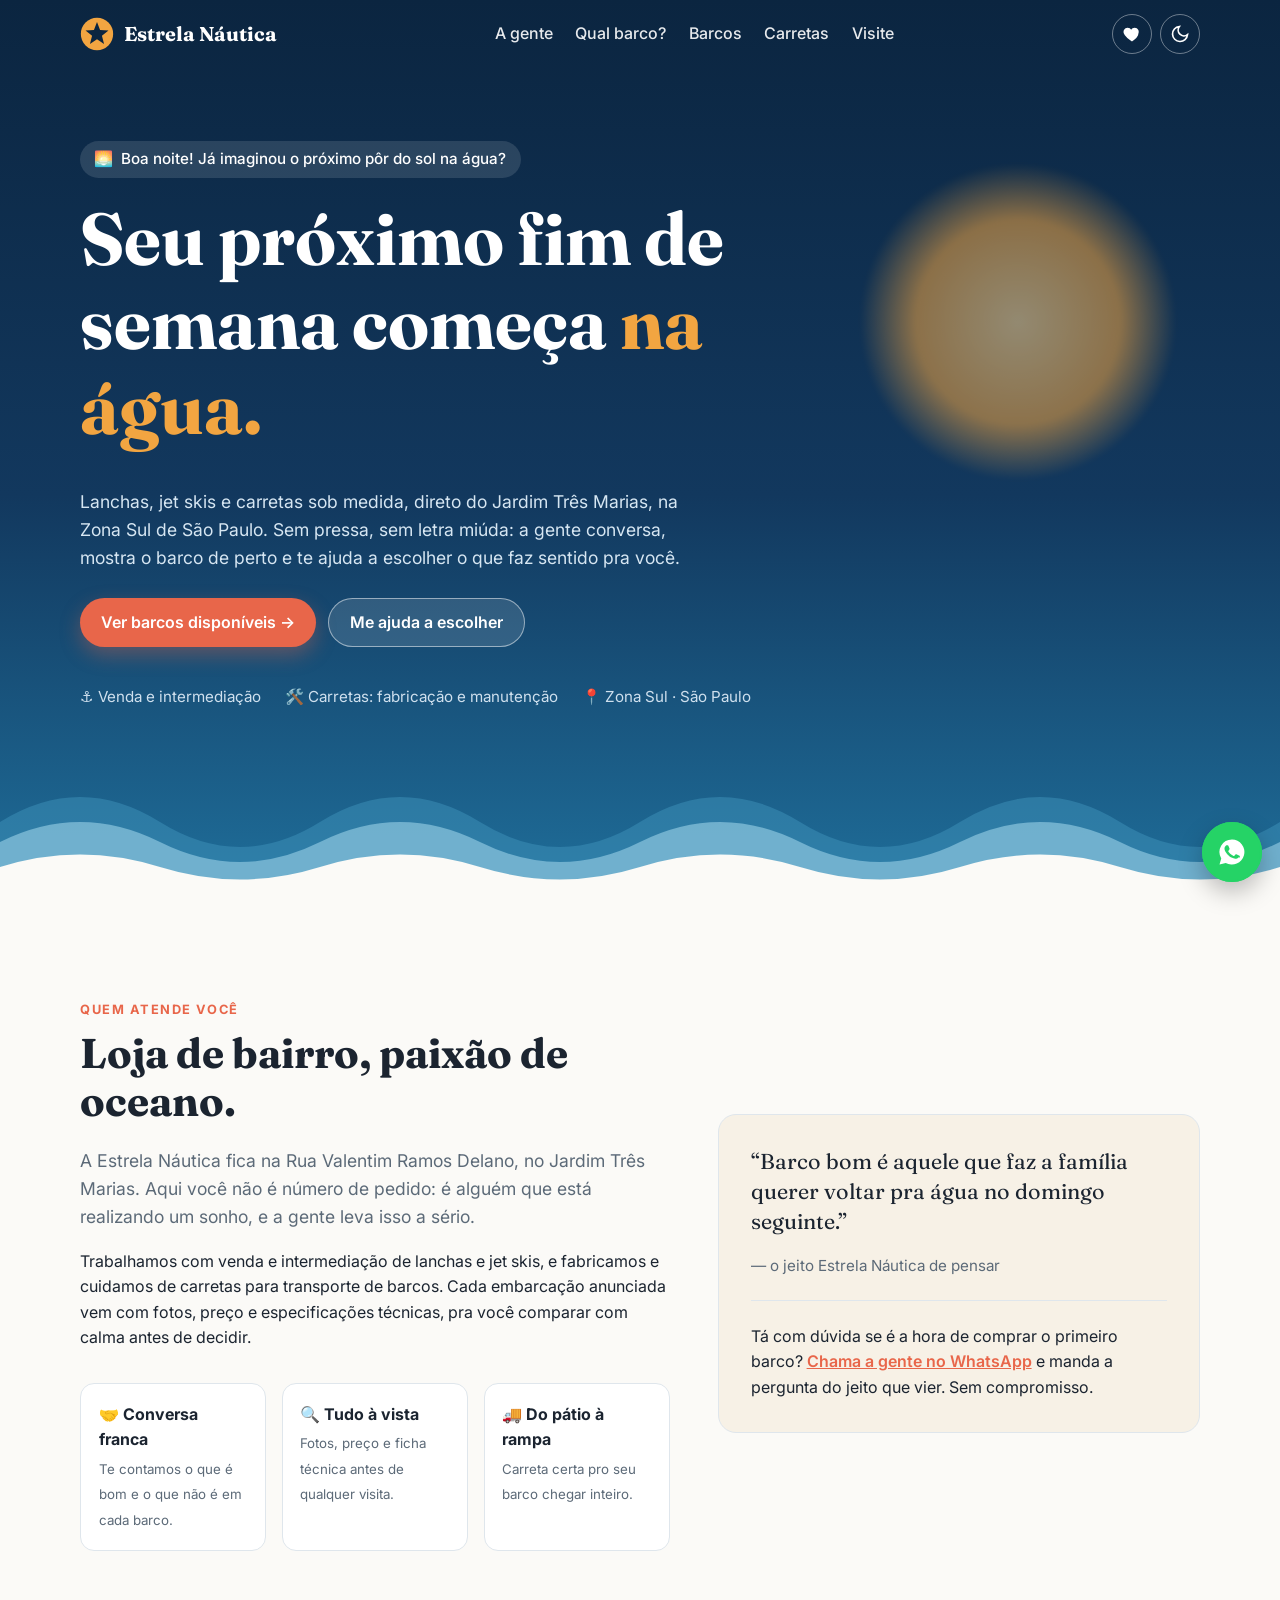
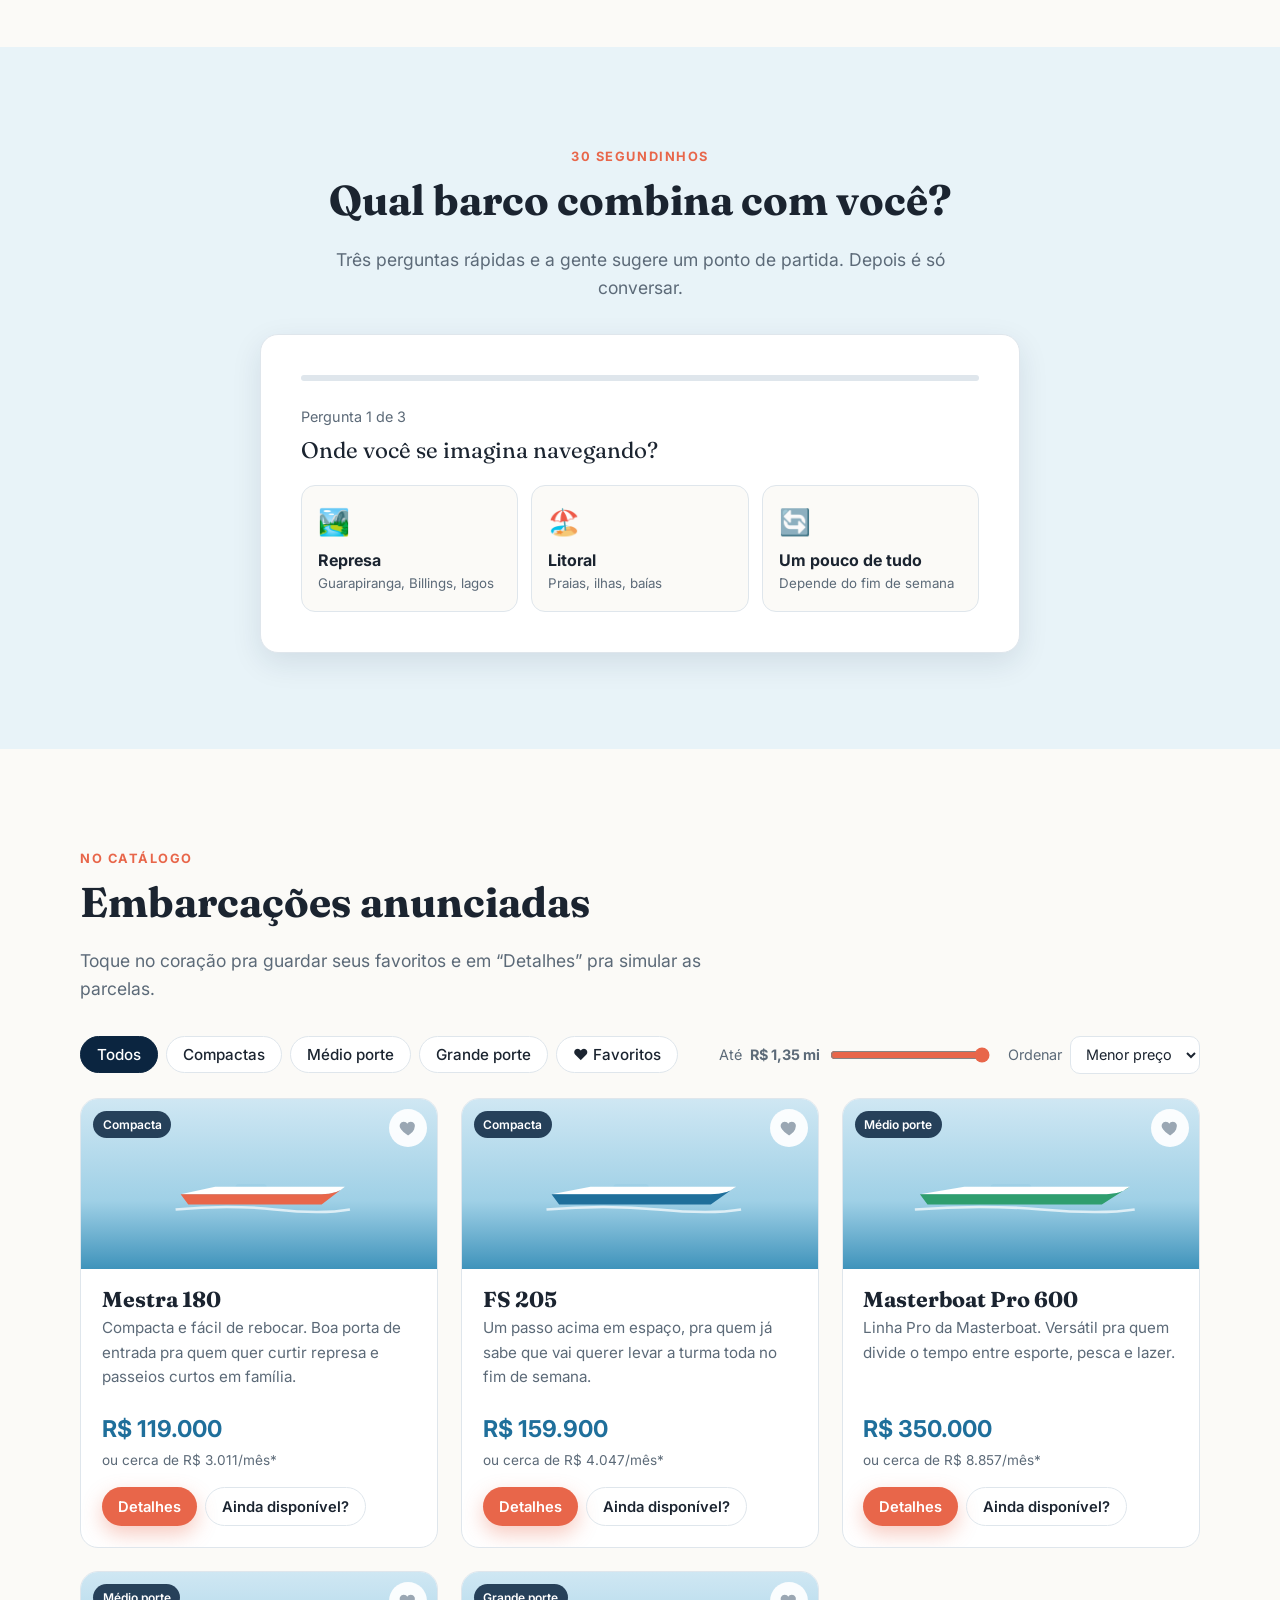
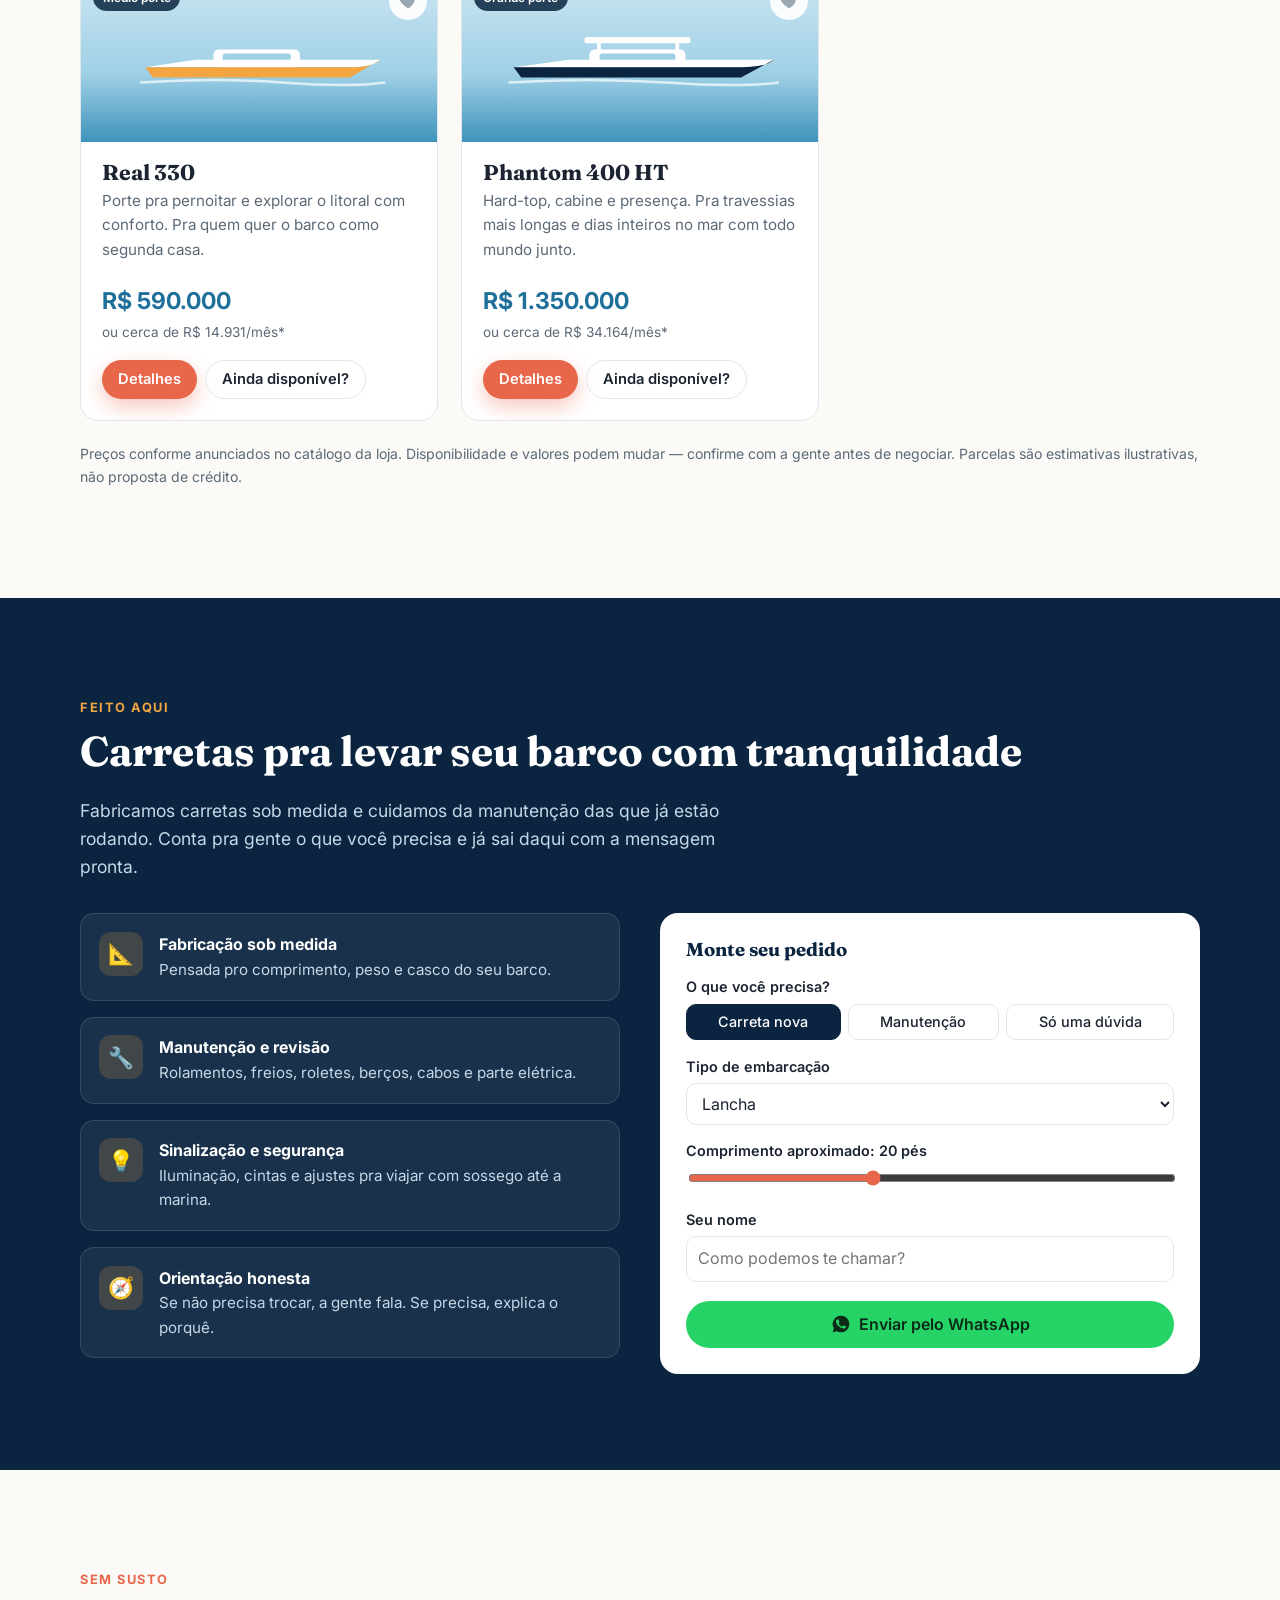
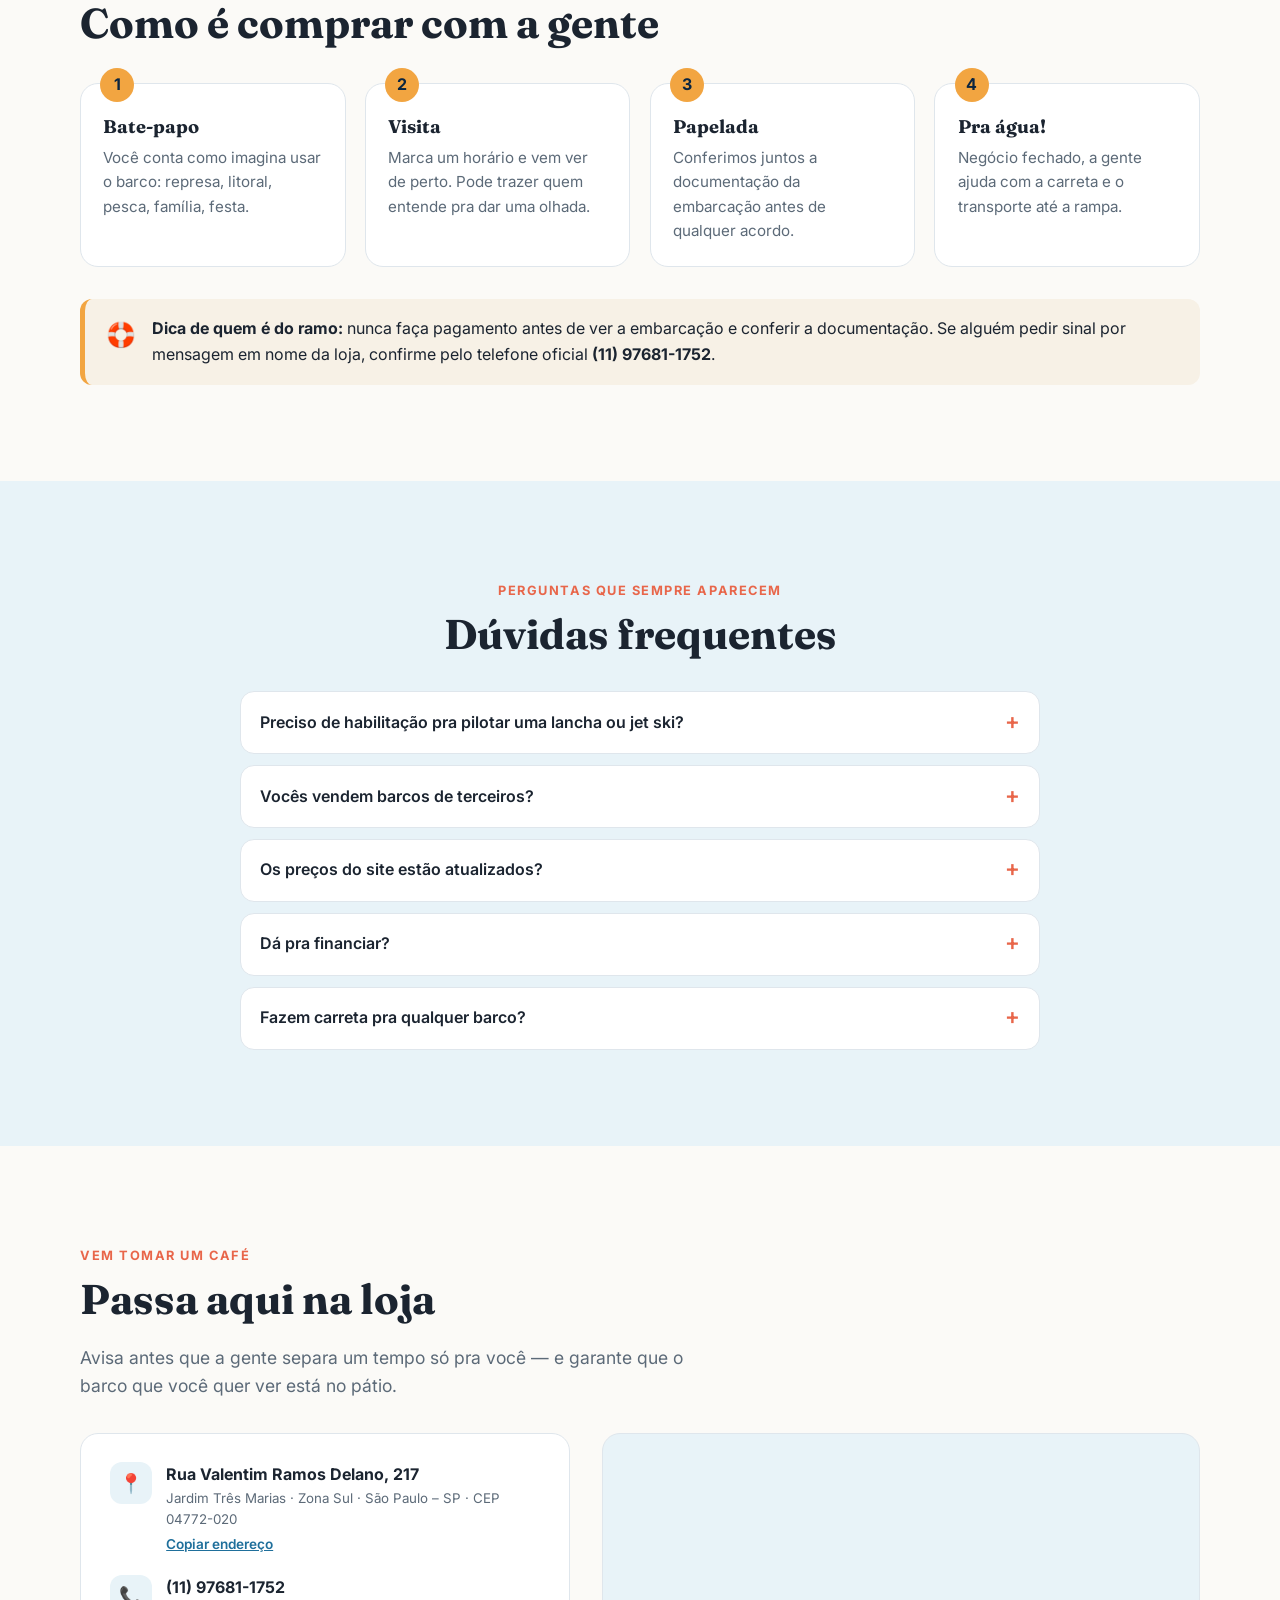
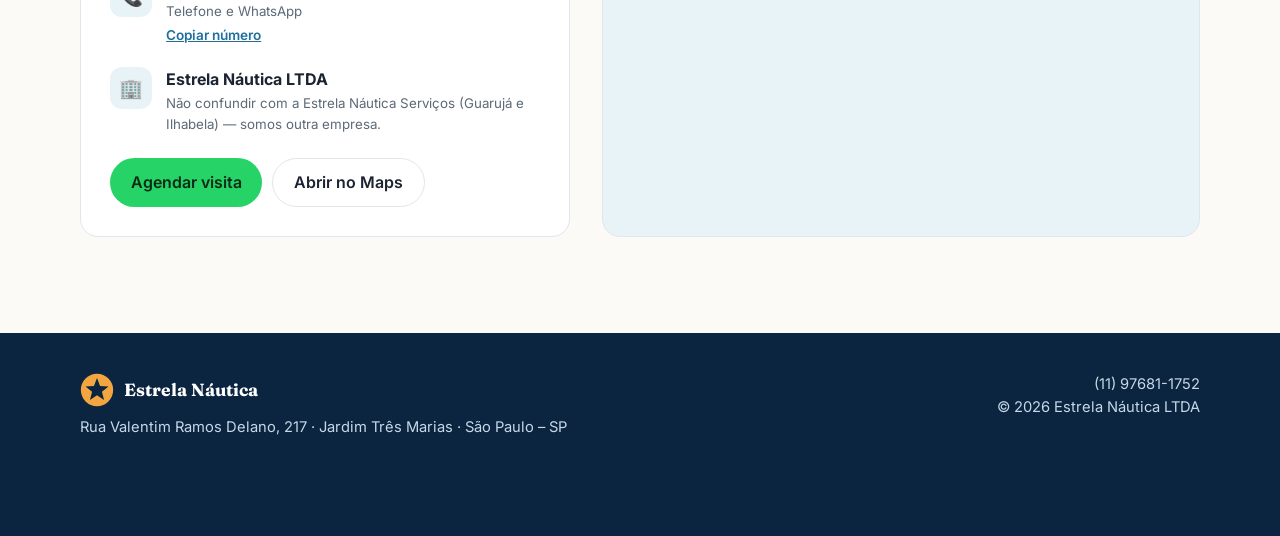
<file: estrela-nautica/index.html>
<!doctype html>
<html lang="pt-BR">
<head>
<meta charset="utf-8">
<meta name="viewport" content="width=device-width, initial-scale=1">
<title>Estrela Náutica</title>
<meta name="description" content="Estrela Náutica — lanchas, jet skis e carretas para barcos no Jardim Três Marias, Zona Sul de São Paulo. Atendimento de gente pra gente.">
<link rel="preconnect" href="https://fonts.googleapis.com">
<link rel="preconnect" href="https://fonts.gstatic.com" crossorigin>
<link href="https://fonts.googleapis.com/css2?family=Fraunces:opsz,wght@9..144,500;9..144,700&family=Inter:wght@400;500;600;700&display=swap" rel="stylesheet">
<style>
  :root {
    --navy: #0b2540;
    --navy-2: #12385e;
    --sea: #1f6f9b;
    --foam: #e8f3f8;
    --sand: #f7f1e6;
    --sun: #f2a541;
    --coral: #e8664a;
    --ink: #1b2430;
    --muted: #5c6a78;
    --card: #ffffff;
    --line: #dfe6ec;
    --bg: #fbfaf7;
    --ok: #2f9e6e;
    --radius: 18px;
    --shadow: 0 10px 30px rgba(11, 37, 64, .10);
  }
  @media (prefers-color-scheme: dark) {
    :root:not([data-theme="light"]) {
      --ink: #e9eef3;
      --muted: #a3b1bf;
      --card: #142336;
      --line: #23364d;
      --bg: #0c1726;
      --sand: #132131;
      --foam: #10263b;
      --shadow: 0 10px 30px rgba(0, 0, 0, .35);
    }
  }
  :root[data-theme="dark"] {
    --ink: #e9eef3;
    --muted: #a3b1bf;
    --card: #142336;
    --line: #23364d;
    --bg: #0c1726;
    --sand: #132131;
    --foam: #10263b;
    --shadow: 0 10px 30px rgba(0, 0, 0, .35);
  }

  * { box-sizing: border-box; }
  html { scroll-behavior: smooth; }
  body {
    margin: 0;
    font-family: Inter, system-ui, -apple-system, Segoe UI, Roboto, sans-serif;
    color: var(--ink);
    background: var(--bg);
    line-height: 1.6;
    overflow-x: hidden;
  }
  img, svg { max-width: 100%; display: block; }
  a { color: inherit; }
  h1, h2, h3 { font-family: Fraunces, Georgia, serif; line-height: 1.15; margin: 0 0 .5em; }
  h2 { font-size: clamp(1.8rem, 4vw, 2.6rem); }
  p { margin: 0 0 1em; }
  .wrap { width: min(1120px, 100% - 32px); margin-inline: auto; }
  section { padding: clamp(56px, 9vw, 96px) 0; }
  .eyebrow {
    display: inline-block; font-size: .8rem; font-weight: 700; letter-spacing: .12em;
    text-transform: uppercase; color: var(--coral); margin-bottom: .6rem;
  }
  .lead { font-size: 1.1rem; color: var(--muted); max-width: 640px; }

  .btn {
    display: inline-flex; align-items: center; gap: .5rem; border: 0; cursor: pointer;
    padding: .85rem 1.3rem; border-radius: 999px; font: 600 1rem Inter, sans-serif;
    text-decoration: none; transition: transform .15s ease, box-shadow .15s ease, background .15s;
  }
  .btn:hover { transform: translateY(-2px); }
  .btn:focus-visible, button:focus-visible, a:focus-visible, input:focus-visible, select:focus-visible {
    outline: 3px solid var(--sun); outline-offset: 2px;
  }
  .btn-primary { background: var(--coral); color: #fff; box-shadow: 0 8px 20px rgba(232, 102, 74, .35); }
  .btn-ghost { background: rgba(255,255,255,.12); color: #fff; border: 1.5px solid rgba(255,255,255,.5); }
  .btn-outline { background: transparent; color: var(--ink); border: 1.5px solid var(--line); }
  .btn-wa { background: #25d366; color: #0b2b17; }

  /* NAV */
  header.nav {
    position: fixed; inset: 0 0 auto 0; z-index: 50; transition: background .25s, box-shadow .25s;
  }
  header.nav.solid { background: rgba(11, 37, 64, .94); backdrop-filter: blur(8px); box-shadow: 0 4px 20px rgba(0,0,0,.15); }
  .nav-inner { display: flex; align-items: center; justify-content: space-between; height: 68px; }
  .brand { display: flex; align-items: center; gap: .6rem; color: #fff; text-decoration: none; font-family: Fraunces, serif; font-weight: 700; font-size: 1.25rem; }
  .brand svg { width: 34px; height: 34px; }
  .nav-links { display: flex; gap: 1.4rem; align-items: center; }
  .nav-links a { color: #fff; text-decoration: none; font-weight: 500; opacity: .9; }
  .nav-links a:hover { opacity: 1; text-decoration: underline; text-underline-offset: 4px; }
  .nav-actions { display: flex; align-items: center; gap: .5rem; }
  .icon-btn {
    width: 40px; height: 40px; border-radius: 50%; border: 1.5px solid rgba(255,255,255,.4);
    background: transparent; color: #fff; cursor: pointer; display: grid; place-items: center; position: relative;
  }
  .badge {
    position: absolute; top: -4px; right: -4px; background: var(--coral); color: #fff; font-size: .7rem;
    font-weight: 700; min-width: 18px; height: 18px; border-radius: 9px; display: grid; place-items: center; padding: 0 4px;
  }
  .badge[hidden] { display: none; }
  .menu-btn { display: none; }
  @media (max-width: 860px) {
    .nav-links {
      position: fixed; inset: 68px 0 auto 0; flex-direction: column; background: var(--navy);
      padding: 1rem 16px 1.5rem; gap: 1rem; transform: translateY(-120%); transition: transform .25s;
    }
    .nav-links.open { transform: none; }
    .menu-btn { display: grid; }
  }

  /* HERO */
  .hero {
    position: relative; min-height: 100svh; display: flex; align-items: center; color: #fff;
    background: linear-gradient(180deg, #0b2540 0%, #12385e 55%, #1f6f9b 100%);
    overflow: hidden; padding: 110px 0 160px;
  }
  .hero .sun {
    position: absolute; width: 320px; height: 320px; border-radius: 50%; right: 8%; top: 18%;
    background: radial-gradient(circle, #ffd28a 0%, #f2a541 45%, rgba(242,165,65,0) 70%); opacity: .55; filter: blur(2px);
  }
  .hero h1 { font-size: clamp(2.4rem, 7vw, 4.6rem); max-width: 14ch; }
  .hero h1 em { font-style: normal; color: var(--sun); }
  .hello {
    display: inline-flex; align-items: center; gap: .5rem; background: rgba(255,255,255,.12);
    padding: .4rem .9rem; border-radius: 999px; font-weight: 500; margin-bottom: 1.2rem; font-size: .95rem;
  }
  .hero p.lead { color: #d6e6f2; }
  .hero-ctas { display: flex; flex-wrap: wrap; gap: .8rem; margin-top: 1.6rem; }
  .hero-facts { display: flex; flex-wrap: wrap; gap: 1.5rem; margin-top: 2.4rem; font-size: .95rem; color: #cfe0ee; }
  .hero-facts span { display: flex; align-items: center; gap: .45rem; }
  .waves { position: absolute; left: 0; right: 0; bottom: -2px; height: 160px; }
  .waves svg { width: 200%; height: 100%; position: absolute; bottom: 0; }
  .wave1 { animation: drift 14s linear infinite; opacity: .5; }
  .wave2 { animation: drift 9s linear infinite reverse; opacity: .7; }
  .wave3 { animation: drift 20s linear infinite; }
  @keyframes drift { from { transform: translateX(0); } to { transform: translateX(-50%); } }
  .hero-boat { position: absolute; bottom: 92px; left: -220px; width: 200px; animation: sail 28s linear infinite; }
  .hero-boat svg { animation: bob 2.6s ease-in-out infinite; }
  @keyframes sail { from { left: -220px; } to { left: 110%; } }
  @keyframes bob { 0%,100% { transform: translateY(0) rotate(-1deg); } 50% { transform: translateY(-6px) rotate(1.5deg); } }
  @media (prefers-reduced-motion: reduce) {
    .wave1, .wave2, .wave3, .hero-boat, .hero-boat svg { animation: none; }
    .hero-boat { left: 60%; }
    html { scroll-behavior: auto; }
  }

  /* ABOUT */
  .about { background: var(--bg); }
  .about-grid { display: grid; grid-template-columns: 1.1fr .9fr; gap: 3rem; align-items: center; }
  .about-card {
    background: var(--sand); border-radius: var(--radius); padding: 2rem; position: relative; border: 1px solid var(--line);
  }
  .about-card blockquote { margin: 0; font-family: Fraunces, serif; font-size: 1.35rem; line-height: 1.4; }
  .about-card .sig { margin-top: 1rem; color: var(--muted); font-size: .95rem; }
  .pillars { display: grid; grid-template-columns: repeat(3, 1fr); gap: 1rem; margin-top: 2rem; }
  .pillar { background: var(--card); border: 1px solid var(--line); border-radius: 14px; padding: 1.1rem; }
  .pillar b { display: block; margin-bottom: .2rem; }
  .pillar small { color: var(--muted); }
  @media (max-width: 860px) {
    .about-grid { grid-template-columns: 1fr; gap: 2rem; }
    .pillars { grid-template-columns: 1fr; }
  }

  /* QUIZ */
  .quiz { background: var(--foam); }
  .quiz-box {
    background: var(--card); border-radius: var(--radius); box-shadow: var(--shadow); padding: clamp(1.4rem, 4vw, 2.5rem);
    max-width: 760px; margin: 2rem auto 0; border: 1px solid var(--line);
  }
  .progress { height: 6px; background: var(--line); border-radius: 3px; overflow: hidden; margin-bottom: 1.5rem; }
  .progress i { display: block; height: 100%; background: var(--coral); width: 0; transition: width .35s ease; }
  .q-title { font-family: Fraunces, serif; font-size: 1.4rem; margin-bottom: 1rem; }
  .options { display: grid; grid-template-columns: repeat(auto-fit, minmax(190px, 1fr)); gap: .8rem; }
  .opt {
    text-align: left; background: var(--bg); border: 1.5px solid var(--line); border-radius: 14px; padding: 1rem;
    cursor: pointer; font: inherit; color: var(--ink); transition: border-color .15s, transform .15s, background .15s;
  }
  .opt:hover { border-color: var(--sea); transform: translateY(-2px); }
  .opt .emo { font-size: 1.6rem; display: block; margin-bottom: .3rem; }
  .opt small { color: var(--muted); display: block; }
  .quiz-result { text-align: center; }
  .quiz-result .match { font-family: Fraunces, serif; font-size: 2rem; color: var(--sea); margin: .2rem 0 .6rem; }
  .quiz-result .actions { display: flex; justify-content: center; flex-wrap: wrap; gap: .7rem; margin-top: 1.2rem; }
  .fade-in { animation: fade .35s ease; }
  @keyframes fade { from { opacity: 0; transform: translateY(8px); } to { opacity: 1; transform: none; } }

  /* CATALOG */
  .toolbar { display: flex; flex-wrap: wrap; gap: 1rem; align-items: center; justify-content: space-between; margin: 2rem 0 1.5rem; }
  .chips { display: flex; flex-wrap: wrap; gap: .5rem; }
  .chip {
    border: 1.5px solid var(--line); background: var(--card); color: var(--ink); padding: .5rem 1rem; border-radius: 999px;
    cursor: pointer; font: 500 .95rem Inter, sans-serif;
  }
  .chip[aria-pressed="true"] { background: var(--navy); color: #fff; border-color: var(--navy); }
  .filters { display: flex; flex-wrap: wrap; gap: 1rem; align-items: center; }
  .filters label { font-size: .9rem; color: var(--muted); display: flex; align-items: center; gap: .5rem; }
  select, input[type="number"], input[type="text"], input[type="tel"], textarea {
    font: inherit; color: var(--ink); background: var(--card); border: 1.5px solid var(--line); border-radius: 10px; padding: .55rem .7rem;
  }
  input[type="range"] { accent-color: var(--coral); width: 160px; }
  .grid { display: grid; grid-template-columns: repeat(auto-fill, minmax(300px, 1fr)); gap: 1.4rem; }
  @media (max-width: 400px) { .grid { grid-template-columns: 1fr; } }
  .boat {
    background: var(--card); border: 1px solid var(--line); border-radius: var(--radius); overflow: hidden;
    display: flex; flex-direction: column; transition: transform .2s, box-shadow .2s;
  }
  .boat:hover { transform: translateY(-4px); box-shadow: var(--shadow); }
  .boat-art { position: relative; height: 170px; background: linear-gradient(180deg, #cfe7f3 0%, #9fd0e6 60%, #3f93bb 100%); display: grid; place-items: center; overflow: hidden; }
  :root[data-theme="dark"] .boat-art { background: linear-gradient(180deg, #1a3a55 0%, #1d4f72 60%, #1f6f9b 100%); }
  @media (prefers-color-scheme: dark) { :root:not([data-theme="light"]) .boat-art { background: linear-gradient(180deg, #1a3a55 0%, #1d4f72 60%, #1f6f9b 100%); } }
  .boat-art svg { width: 78%; transition: transform .4s; }
  .boat:hover .boat-art svg { transform: translateX(8px) rotate(-1deg); }
  .tag { position: absolute; top: 12px; left: 12px; background: rgba(11,37,64,.85); color: #fff; font-size: .75rem; font-weight: 600; padding: .25rem .6rem; border-radius: 999px; }
  .fav {
    position: absolute; top: 10px; right: 10px; width: 38px; height: 38px; border-radius: 50%; border: 0;
    background: rgba(255,255,255,.92); cursor: pointer; display: grid; place-items: center; color: #9aa7b3; transition: transform .15s;
  }
  .fav:hover { transform: scale(1.1); }
  .fav[aria-pressed="true"] { color: var(--coral); }
  .fav.pop { animation: pop .35s ease; }
  @keyframes pop { 50% { transform: scale(1.35); } }
  .boat-body { padding: 1.2rem 1.3rem 1.3rem; display: flex; flex-direction: column; flex: 1; }
  .boat-body h3 { font-size: 1.35rem; margin-bottom: .2rem; }
  .boat-body .desc { color: var(--muted); font-size: .95rem; flex: 1; }
  .price { font-size: 1.45rem; font-weight: 700; color: var(--sea); margin: .4rem 0 .1rem; }
  .installment { font-size: .85rem; color: var(--muted); margin-bottom: 1rem; }
  .boat-actions { display: flex; gap: .5rem; flex-wrap: wrap; }
  .boat-actions .btn { padding: .6rem 1rem; font-size: .92rem; }
  .empty { text-align: center; padding: 3rem 1rem; color: var(--muted); grid-column: 1 / -1; }
  .note { font-size: .88rem; color: var(--muted); margin-top: 1.4rem; }

  /* MODAL */
  dialog {
    border: 0; border-radius: var(--radius); padding: 0; width: min(760px, calc(100% - 32px)); max-height: calc(100% - 32px);
    background: var(--card); color: var(--ink); box-shadow: 0 30px 80px rgba(0,0,0,.35);
  }
  dialog::backdrop { background: rgba(6, 18, 32, .6); backdrop-filter: blur(3px); }
  dialog[open] { animation: fade .25s ease; }
  .modal-head { position: relative; }
  .modal-head .boat-art { height: 200px; }
  .close {
    position: absolute; top: 12px; right: 12px; width: 40px; height: 40px; border-radius: 50%; border: 0; cursor: pointer;
    background: rgba(255,255,255,.92); font-size: 1.3rem; color: #0b2540;
  }
  .modal-body { padding: 1.5rem clamp(1.2rem, 4vw, 2rem) 2rem; }
  .sim { background: var(--foam); border-radius: 14px; padding: 1.2rem; margin: 1.2rem 0; border: 1px solid var(--line); }
  .sim h4 { margin: 0 0 .8rem; font-size: 1rem; }
  .sim-row { display: grid; grid-template-columns: 1fr auto; gap: .4rem 1rem; align-items: center; margin-bottom: .7rem; font-size: .92rem; }
  .sim-row input[type="range"] { width: 100%; grid-column: 1 / -1; }
  .sim-out { display: flex; flex-wrap: wrap; gap: 1.5rem; margin-top: .8rem; padding-top: .8rem; border-top: 1px dashed var(--line); }
  .sim-out div b { display: block; font-size: 1.3rem; color: var(--sea); }
  .sim-out div small { color: var(--muted); }

  /* TRAILERS */
  .trailers { background: var(--navy); color: #fff; }
  .trailers .lead { color: #c6d8e7; }
  .tr-grid { display: grid; grid-template-columns: 1fr 1fr; gap: 2.5rem; align-items: start; margin-top: 2rem; }
  .tr-list { display: grid; gap: 1rem; }
  .tr-item { display: flex; gap: 1rem; background: rgba(255,255,255,.06); border: 1px solid rgba(255,255,255,.12); padding: 1.1rem; border-radius: 14px; }
  .tr-item .ico { flex: none; width: 44px; height: 44px; border-radius: 12px; background: rgba(242,165,65,.18); display: grid; place-items: center; font-size: 1.3rem; }
  .tr-item p { margin: 0; color: #c6d8e7; font-size: .95rem; }
  .tr-form { background: #fff; color: #1b2430; border-radius: var(--radius); padding: 1.6rem; }
  .tr-form h3 { color: #0b2540; }
  .tr-form label { display: block; font-size: .9rem; font-weight: 600; margin: .9rem 0 .35rem; }
  .tr-form select, .tr-form input, .tr-form textarea { width: 100%; background: #fff; color: #1b2430; border-color: #dfe6ec; }
  .seg { display: flex; flex-wrap: wrap; gap: .4rem; }
  .seg button { flex: 1 1 auto; border: 1.5px solid #dfe6ec; background: #fff; color: #1b2430; padding: .55rem .7rem; border-radius: 10px; cursor: pointer; font: 500 .9rem Inter, sans-serif; }
  .seg button[aria-pressed="true"] { background: #0b2540; color: #fff; border-color: #0b2540; }
  .tr-form .btn { width: 100%; justify-content: center; margin-top: 1.2rem; }
  @media (max-width: 860px) { .tr-grid { grid-template-columns: 1fr; } }

  /* STEPS */
  .steps { display: grid; grid-template-columns: repeat(4, 1fr); gap: 1.2rem; margin-top: 2.2rem; counter-reset: s; }
  .step { background: var(--card); border: 1px solid var(--line); border-radius: var(--radius); padding: 1.4rem; position: relative; }
  .step::before {
    counter-increment: s; content: counter(s); position: absolute; top: -16px; left: 1.2rem; width: 34px; height: 34px;
    border-radius: 50%; background: var(--sun); color: #0b2540; font-weight: 700; display: grid; place-items: center;
  }
  .step h3 { font-size: 1.15rem; margin-top: .6rem; }
  .step p { color: var(--muted); font-size: .95rem; margin: 0; }
  .safety {
    margin-top: 2rem; display: flex; gap: 1rem; align-items: flex-start; background: var(--sand);
    border-left: 5px solid var(--sun); padding: 1.1rem 1.3rem; border-radius: 12px;
  }
  .safety p { margin: 0; }
  @media (max-width: 860px) { .steps { grid-template-columns: 1fr 1fr; row-gap: 2rem; } }
  @media (max-width: 520px) { .steps { grid-template-columns: 1fr; } }

  /* FAQ */
  .faq { background: var(--foam); }
  .faq-list { max-width: 800px; margin: 2rem auto 0; display: grid; gap: .7rem; }
  details { background: var(--card); border: 1px solid var(--line); border-radius: 14px; padding: 0 1.2rem; }
  summary { cursor: pointer; list-style: none; padding: 1.1rem 0; font-weight: 600; display: flex; justify-content: space-between; gap: 1rem; }
  summary::-webkit-details-marker { display: none; }
  summary::after { content: "+"; font-size: 1.4rem; line-height: 1; color: var(--coral); transition: transform .2s; }
  details[open] summary::after { transform: rotate(45deg); }
  details p { color: var(--muted); padding-bottom: 1.1rem; margin: 0; }

  /* VISIT */
  .visit-grid { display: grid; grid-template-columns: .9fr 1.1fr; gap: 2rem; margin-top: 2rem; align-items: stretch; }
  .visit-card { background: var(--card); border: 1px solid var(--line); border-radius: var(--radius); padding: 1.8rem; }
  .info-row { display: flex; gap: .9rem; margin-bottom: 1.2rem; }
  .info-row .ico { flex: none; width: 42px; height: 42px; border-radius: 12px; background: var(--foam); display: grid; place-items: center; font-size: 1.2rem; }
  .info-row small { color: var(--muted); display: block; }
  .copy { border: 0; background: none; color: var(--sea); cursor: pointer; font: 600 .85rem Inter, sans-serif; padding: 0; text-decoration: underline; }
  .map { border-radius: var(--radius); overflow: hidden; border: 1px solid var(--line); min-height: 340px; background: var(--foam); }
  .map iframe { width: 100%; height: 100%; min-height: 340px; border: 0; display: block; }
  @media (max-width: 860px) { .visit-grid { grid-template-columns: 1fr; } }

  footer { background: var(--navy); color: #c6d8e7; padding: 2.5rem 0 6rem; font-size: .92rem; }
  footer .wrap { display: flex; flex-wrap: wrap; justify-content: space-between; gap: 1rem; }
  footer .brand { font-size: 1.1rem; }

  .wa-float {
    position: fixed; right: 18px; bottom: 18px; z-index: 60; width: 60px; height: 60px; border-radius: 50%;
    background: #25d366; display: grid; place-items: center; box-shadow: 0 10px 25px rgba(0,0,0,.25); text-decoration: none;
  }
  .wa-float::after {
    content: ""; position: absolute; inset: 0; border-radius: 50%; border: 2px solid #25d366; animation: ring 2.4s ease-out infinite;
  }
  @keyframes ring { from { transform: scale(1); opacity: .8; } to { transform: scale(1.6); opacity: 0; } }
  .wa-bubble {
    position: fixed; right: 88px; bottom: 30px; z-index: 60; background: var(--card); color: var(--ink); padding: .6rem .9rem;
    border-radius: 14px 14px 4px 14px; box-shadow: var(--shadow); font-size: .9rem; max-width: 220px; border: 1px solid var(--line);
    opacity: 0; transform: translateY(8px); transition: opacity .3s, transform .3s; pointer-events: none;
  }
  .wa-bubble.show { opacity: 1; transform: none; }
  @media (max-width: 520px) { .wa-bubble { display: none; } }

  .toast {
    position: fixed; left: 50%; bottom: 24px; transform: translate(-50%, 20px); background: var(--navy); color: #fff;
    padding: .75rem 1.2rem; border-radius: 999px; z-index: 80; opacity: 0; transition: opacity .25s, transform .25s; font-size: .95rem;
    max-width: calc(100% - 32px); text-align: center;
  }
  .toast.show { opacity: 1; transform: translate(-50%, 0); }

  .reveal { opacity: 0; transform: translateY(20px); transition: opacity .6s ease, transform .6s ease; }
  .reveal.in { opacity: 1; transform: none; }
  @media (prefers-reduced-motion: reduce) { .reveal { opacity: 1; transform: none; } }
  .sr-only { position: absolute; width: 1px; height: 1px; overflow: hidden; clip: rect(0 0 0 0); white-space: nowrap; }
</style>
</head>
<body>

<header class="nav" id="nav">
  <div class="wrap nav-inner">
    <a class="brand" href="#inicio" aria-label="Estrela Náutica — início">
      <svg viewBox="0 0 40 40" aria-hidden="true">
        <circle cx="20" cy="20" r="19" fill="#f2a541"/>
        <path d="M20 6l3.6 9.2 9.9.6-7.7 6.3 2.5 9.6L20 26.3l-8.3 5.4 2.5-9.6-7.7-6.3 9.9-.6z" fill="#0b2540"/>
      </svg>
      Estrela Náutica
    </a>
    <nav class="nav-links" id="navLinks" aria-label="Seções">
      <a href="#sobre">A gente</a>
      <a href="#quiz">Qual barco?</a>
      <a href="#barcos">Barcos</a>
      <a href="#carretas">Carretas</a>
      <a href="#visite">Visite</a>
    </nav>
    <div class="nav-actions">
      <button class="icon-btn" id="favBtn" aria-label="Ver favoritos" title="Seus favoritos">
        <svg width="20" height="20" viewBox="0 0 24 24" fill="currentColor" aria-hidden="true"><path d="M12 21s-7.5-4.6-9.6-9.3C.9 8.3 3 4.5 6.7 4.5c2.1 0 3.6 1.1 4.3 2.4.7-1.3 2.2-2.4 4.3-2.4 3.7 0 5.8 3.8 4.3 7.2C19.5 16.4 12 21 12 21z"/></svg>
        <span class="badge" id="favCount" hidden>0</span>
      </button>
      <button class="icon-btn" id="themeBtn" aria-label="Alternar tema claro/escuro" title="Tema">
        <svg width="20" height="20" viewBox="0 0 24 24" fill="none" stroke="currentColor" stroke-width="2" aria-hidden="true"><path d="M21 12.8A9 9 0 1111.2 3a7 7 0 009.8 9.8z"/></svg>
      </button>
      <button class="icon-btn menu-btn" id="menuBtn" aria-label="Abrir menu" aria-expanded="false" aria-controls="navLinks">
        <svg width="20" height="20" viewBox="0 0 24 24" fill="none" stroke="currentColor" stroke-width="2" aria-hidden="true"><path d="M4 7h16M4 12h16M4 17h16"/></svg>
      </button>
    </div>
  </div>
</header>

<main>
<!-- HERO -->
<section class="hero" id="inicio">
  <div class="sun" aria-hidden="true"></div>
  <div class="wrap" style="position:relative; z-index:2">
    <span class="hello"><span id="greetEmoji">👋</span> <span id="greeting">Olá, que bom te ver por aqui!</span></span>
    <h1>Seu próximo fim de semana começa <em>na água.</em></h1>
    <p class="lead">Lanchas, jet skis e carretas sob medida, direto do Jardim Três Marias, na Zona Sul de São Paulo. Sem pressa, sem letra miúda: a gente conversa, mostra o barco de perto e te ajuda a escolher o que faz sentido pra você.</p>
    <div class="hero-ctas">
      <a href="#barcos" class="btn btn-primary">Ver barcos disponíveis →</a>
      <a href="#quiz" class="btn btn-ghost">Me ajuda a escolher</a>
    </div>
    <div class="hero-facts">
      <span>⚓ Venda e intermediação</span>
      <span>🛠️ Carretas: fabricação e manutenção</span>
      <span>📍 Zona Sul · São Paulo</span>
    </div>
  </div>

  <div class="hero-boat" aria-hidden="true">
    <svg viewBox="0 0 200 80"><path d="M10 50 L170 50 Q190 50 195 40 L60 40 L45 28 L20 28 Z" fill="#fff"/><path d="M10 50 L170 50 Q182 50 190 44 L18 44 Z" fill="#e8664a"/><rect x="60" y="30" width="38" height="10" rx="3" fill="#9fd0e6"/><path d="M5 55 Q25 60 45 55" stroke="#fff" stroke-width="2" fill="none" opacity=".6"/></svg>
  </div>

  <div class="waves" aria-hidden="true">
    <svg class="wave1" viewBox="0 0 2400 160" preserveAspectRatio="none"><path d="M0 80 Q150 30 300 80 T600 80 T900 80 T1200 80 T1500 80 T1800 80 T2100 80 T2400 80 V160 H0Z" fill="#3f93bb"/></svg>
    <svg class="wave2" viewBox="0 0 2400 160" preserveAspectRatio="none"><path d="M0 100 Q150 60 300 100 T600 100 T900 100 T1200 100 T1500 100 T1800 100 T2100 100 T2400 100 V160 H0Z" fill="#8cc6df"/></svg>
    <svg class="wave3" viewBox="0 0 2400 160" preserveAspectRatio="none"><path d="M0 125 Q150 100 300 125 T600 125 T900 125 T1200 125 T1500 125 T1800 125 T2100 125 T2400 125 V160 H0Z" fill="var(--bg)"/></svg>
  </div>
</section>

<!-- ABOUT -->
<section class="about" id="sobre">
  <div class="wrap about-grid">
    <div class="reveal">
      <span class="eyebrow">Quem atende você</span>
      <h2>Loja de bairro, paixão de oceano.</h2>
      <p class="lead">A Estrela Náutica fica na Rua Valentim Ramos Delano, no Jardim Três Marias. Aqui você não é número de pedido: é alguém que está realizando um sonho, e a gente leva isso a sério.</p>
      <p>Trabalhamos com venda e intermediação de lanchas e jet skis, e fabricamos e cuidamos de carretas para transporte de barcos. Cada embarcação anunciada vem com fotos, preço e especificações técnicas, pra você comparar com calma antes de decidir.</p>
      <div class="pillars">
        <div class="pillar"><b>🤝 Conversa franca</b><small>Te contamos o que é bom e o que não é em cada barco.</small></div>
        <div class="pillar"><b>🔍 Tudo à vista</b><small>Fotos, preço e ficha técnica antes de qualquer visita.</small></div>
        <div class="pillar"><b>🚚 Do pátio à rampa</b><small>Carreta certa pro seu barco chegar inteiro.</small></div>
      </div>
    </div>
    <div class="about-card reveal">
      <blockquote>“Barco bom é aquele que faz a família querer voltar pra água no domingo seguinte.”</blockquote>
      <div class="sig">— o jeito Estrela Náutica de pensar</div>
      <hr style="border:0;border-top:1px solid var(--line);margin:1.4rem 0">
      <p style="margin:0">Tá com dúvida se é a hora de comprar o primeiro barco? <a href="#" data-wa="Oi! Estou pensando em comprar meu primeiro barco e queria uma orientação." style="color:var(--coral);font-weight:600">Chama a gente no WhatsApp</a> e manda a pergunta do jeito que vier. Sem compromisso.</p>
    </div>
  </div>
</section>

<!-- QUIZ -->
<section class="quiz" id="quiz">
  <div class="wrap">
    <div style="text-align:center" class="reveal">
      <span class="eyebrow">30 segundinhos</span>
      <h2>Qual barco combina com você?</h2>
      <p class="lead" style="margin-inline:auto">Três perguntas rápidas e a gente sugere um ponto de partida. Depois é só conversar.</p>
    </div>
    <div class="quiz-box" id="quizBox" aria-live="polite">
      <div class="progress" aria-hidden="true"><i id="quizBar"></i></div>
      <div id="quizStage"></div>
    </div>
  </div>
</section>

<!-- CATALOG -->
<section id="barcos">
  <div class="wrap">
    <div class="reveal">
      <span class="eyebrow">No catálogo</span>
      <h2>Embarcações anunciadas</h2>
      <p class="lead">Toque no coração pra guardar seus favoritos e em “Detalhes” pra simular as parcelas.</p>
    </div>

    <div class="toolbar">
      <div class="chips" role="group" aria-label="Filtrar por porte">
        <button class="chip" data-cat="all" aria-pressed="true">Todos</button>
        <button class="chip" data-cat="compacta" aria-pressed="false">Compactas</button>
        <button class="chip" data-cat="media" aria-pressed="false">Médio porte</button>
        <button class="chip" data-cat="grande" aria-pressed="false">Grande porte</button>
        <button class="chip" data-cat="fav" aria-pressed="false">♥ Favoritos</button>
      </div>
      <div class="filters">
        <label>Até <b id="maxLabel">R$ 1,35 mi</b>
          <input type="range" id="maxPrice" min="100000" max="1350000" step="10000" value="1350000" aria-label="Preço máximo">
        </label>
        <label>Ordenar
          <select id="sort">
            <option value="asc">Menor preço</option>
            <option value="desc">Maior preço</option>
            <option value="name">Nome</option>
          </select>
        </label>
      </div>
    </div>

    <div class="grid" id="grid"></div>
    <p class="note">Preços conforme anunciados no catálogo da loja. Disponibilidade e valores podem mudar — confirme com a gente antes de negociar. Parcelas são estimativas ilustrativas, não proposta de crédito.</p>
  </div>
</section>

<!-- TRAILERS -->
<section class="trailers" id="carretas">
  <div class="wrap">
    <span class="eyebrow" style="color:var(--sun)">Feito aqui</span>
    <h2>Carretas pra levar seu barco com tranquilidade</h2>
    <p class="lead">Fabricamos carretas sob medida e cuidamos da manutenção das que já estão rodando. Conta pra gente o que você precisa e já sai daqui com a mensagem pronta.</p>

    <div class="tr-grid">
      <div class="tr-list">
        <div class="tr-item reveal"><div class="ico">📐</div><div><b>Fabricação sob medida</b><p>Pensada pro comprimento, peso e casco do seu barco.</p></div></div>
        <div class="tr-item reveal"><div class="ico">🔧</div><div><b>Manutenção e revisão</b><p>Rolamentos, freios, roletes, berços, cabos e parte elétrica.</p></div></div>
        <div class="tr-item reveal"><div class="ico">💡</div><div><b>Sinalização e segurança</b><p>Iluminação, cintas e ajustes pra viajar com sossego até a marina.</p></div></div>
        <div class="tr-item reveal"><div class="ico">🧭</div><div><b>Orientação honesta</b><p>Se não precisa trocar, a gente fala. Se precisa, explica o porquê.</p></div></div>
      </div>

      <form class="tr-form reveal" id="trForm">
        <h3>Monte seu pedido</h3>
        <label>O que você precisa?</label>
        <div class="seg" id="trService" role="group" aria-label="Serviço">
          <button type="button" aria-pressed="true" data-v="fabricar uma carreta nova">Carreta nova</button>
          <button type="button" aria-pressed="false" data-v="fazer manutenção na minha carreta">Manutenção</button>
          <button type="button" aria-pressed="false" data-v="tirar uma dúvida sobre carretas">Só uma dúvida</button>
        </div>
        <label for="trBoat">Tipo de embarcação</label>
        <select id="trBoat">
          <option>Lancha</option>
          <option>Jet ski</option>
          <option>Bote / inflável</option>
          <option>Veleiro</option>
          <option>Outro</option>
        </select>
        <label for="trSize">Comprimento aproximado: <span id="trSizeLabel">20 pés</span></label>
        <input type="range" id="trSize" min="8" max="40" value="20" style="width:100%">
        <label for="trName">Seu nome</label>
        <input type="text" id="trName" placeholder="Como podemos te chamar?" autocomplete="given-name">
        <button class="btn btn-wa" type="submit">
          <svg width="20" height="20" viewBox="0 0 24 24" fill="currentColor" aria-hidden="true"><path d="M12 2a10 10 0 00-8.6 15.1L2 22l5-1.3A10 10 0 1012 2zm5.3 14.1c-.2.6-1.3 1.2-1.8 1.2-.5.1-1 .2-3.4-.7-2.9-1.2-4.7-4.1-4.9-4.3-.1-.2-1.2-1.6-1.2-3s.7-2.1 1-2.4c.3-.3.6-.4.8-.4h.6c.2 0 .4 0 .7.5l.9 2.2c.1.2.1.4 0 .6l-.4.6-.4.5c-.1.1-.3.3-.1.6.2.3.8 1.3 1.7 2.1 1.2 1 2.1 1.4 2.4 1.5.3.1.5.1.7-.1l.9-1.1c.2-.3.4-.2.7-.1l2.1 1c.3.1.5.2.6.4.1.1.1.7-.1 1.3z"/></svg>
          Enviar pelo WhatsApp
        </button>
      </form>
    </div>
  </div>
</section>

<!-- STEPS -->
<section id="como">
  <div class="wrap">
    <div class="reveal">
      <span class="eyebrow">Sem susto</span>
      <h2>Como é comprar com a gente</h2>
    </div>
    <div class="steps">
      <div class="step reveal"><h3>Bate-papo</h3><p>Você conta como imagina usar o barco: represa, litoral, pesca, família, festa.</p></div>
      <div class="step reveal"><h3>Visita</h3><p>Marca um horário e vem ver de perto. Pode trazer quem entende pra dar uma olhada.</p></div>
      <div class="step reveal"><h3>Papelada</h3><p>Conferimos juntos a documentação da embarcação antes de qualquer acordo.</p></div>
      <div class="step reveal"><h3>Pra água!</h3><p>Negócio fechado, a gente ajuda com a carreta e o transporte até a rampa.</p></div>
    </div>
    <div class="safety reveal">
      <span style="font-size:1.5rem">🛟</span>
      <p><b>Dica de quem é do ramo:</b> nunca faça pagamento antes de ver a embarcação e conferir a documentação. Se alguém pedir sinal por mensagem em nome da loja, confirme pelo telefone oficial <b>(11) 97681-1752</b>.</p>
    </div>
  </div>
</section>

<!-- FAQ -->
<section class="faq" id="faq">
  <div class="wrap">
    <div style="text-align:center" class="reveal">
      <span class="eyebrow">Perguntas que sempre aparecem</span>
      <h2>Dúvidas frequentes</h2>
    </div>
    <div class="faq-list">
      <details class="reveal"><summary>Preciso de habilitação pra pilotar uma lancha ou jet ski?</summary><p>Sim. Pra conduzir embarcações de esporte e recreio no Brasil é preciso ter a habilitação da Marinha adequada ao tipo de navegação (por exemplo, Motonauta para jet ski e Arrais-Amador para lanchas em águas abrigadas). Se você ainda não tem, a gente te explica o caminho.</p></details>
      <details class="reveal"><summary>Vocês vendem barcos de terceiros?</summary><p>Sim, trabalhamos com venda e intermediação. Se você quer vender o seu barco, chama no WhatsApp com fotos e informações que a gente avalia como anunciar.</p></details>
      <details class="reveal"><summary>Os preços do site estão atualizados?</summary><p>Eles refletem o que está anunciado no catálogo, mas o mercado náutico muda rápido. Antes de vir até a loja, confirma com a gente se o barco ainda está disponível e se o valor se mantém.</p></details>
      <details class="reveal"><summary>Dá pra financiar?</summary><p>O simulador do site é só uma estimativa pra você ter noção das parcelas. Condições reais dependem de análise de crédito e da instituição financeira — conversa com a gente pra ver as opções do momento.</p></details>
      <details class="reveal"><summary>Fazem carreta pra qualquer barco?</summary><p>Fabricamos sob medida, então o ideal é mandar o modelo, comprimento e, se possível, o peso da embarcação. Assim a gente já te diz o que é viável.</p></details>
    </div>
  </div>
</section>

<!-- VISIT -->
<section id="visite">
  <div class="wrap">
    <div class="reveal">
      <span class="eyebrow">Vem tomar um café</span>
      <h2>Passa aqui na loja</h2>
      <p class="lead">Avisa antes que a gente separa um tempo só pra você — e garante que o barco que você quer ver está no pátio.</p>
    </div>
    <div class="visit-grid">
      <div class="visit-card reveal">
        <div class="info-row"><div class="ico">📍</div><div>
          <b>Rua Valentim Ramos Delano, 217</b>
          <small>Jardim Três Marias · Zona Sul · São Paulo – SP · CEP 04772-020</small>
          <button class="copy" data-copy="Rua Valentim Ramos Delano, 217 - Jardim Três Marias, São Paulo - SP, 04772-020">Copiar endereço</button>
        </div></div>
        <div class="info-row"><div class="ico">📞</div><div>
          <b><a href="tel:+5511976811752" style="text-decoration:none">(11) 97681-1752</a></b>
          <small>Telefone e WhatsApp</small>
          <button class="copy" data-copy="(11) 97681-1752">Copiar número</button>
        </div></div>
        <div class="info-row"><div class="ico">🏢</div><div>
          <b>Estrela Náutica LTDA</b>
          <small>Não confundir com a Estrela Náutica Serviços (Guarujá e Ilhabela) — somos outra empresa.</small>
        </div></div>
        <div style="display:flex;flex-wrap:wrap;gap:.6rem;margin-top:1.4rem">
          <a class="btn btn-wa" href="#" data-wa="Oi! Gostaria de agendar uma visita à loja.">Agendar visita</a>
          <a class="btn btn-outline" target="_blank" rel="noopener" href="https://www.google.com/maps/search/?api=1&query=Rua+Valentim+Ramos+Delano+217+Sao+Paulo">Abrir no Maps</a>
        </div>
      </div>
      <div class="map reveal" id="map">
        <iframe title="Mapa da Estrela Náutica" loading="lazy" referrerpolicy="no-referrer-when-downgrade"
          src="https://www.google.com/maps?q=Rua+Valentim+Ramos+Delano,+217,+S%C3%A3o+Paulo+-+SP,+04772-020&output=embed"></iframe>
      </div>
    </div>
  </div>
</section>
</main>

<footer>
  <div class="wrap">
    <div>
      <a class="brand" href="#inicio">
        <svg viewBox="0 0 40 40" aria-hidden="true" width="28" height="28"><circle cx="20" cy="20" r="19" fill="#f2a541"/><path d="M20 6l3.6 9.2 9.9.6-7.7 6.3 2.5 9.6L20 26.3l-8.3 5.4 2.5-9.6-7.7-6.3 9.9-.6z" fill="#0b2540"/></svg>
        Estrela Náutica
      </a>
      <p style="margin:.6rem 0 0">Rua Valentim Ramos Delano, 217 · Jardim Três Marias · São Paulo – SP</p>
    </div>
    <div style="text-align:right">
      <p style="margin:0">(11) 97681-1752</p>
      <p style="margin:0">© <span id="year"></span> Estrela Náutica LTDA</p>
    </div>
  </div>
</footer>

<a class="wa-float" href="#" data-wa="Oi! Vim pelo site e queria conversar." aria-label="Conversar no WhatsApp">
  <svg width="30" height="30" viewBox="0 0 24 24" fill="#fff" aria-hidden="true"><path d="M12 2a10 10 0 00-8.6 15.1L2 22l5-1.3A10 10 0 1012 2zm5.3 14.1c-.2.6-1.3 1.2-1.8 1.2-.5.1-1 .2-3.4-.7-2.9-1.2-4.7-4.1-4.9-4.3-.1-.2-1.2-1.6-1.2-3s.7-2.1 1-2.4c.3-.3.6-.4.8-.4h.6c.2 0 .4 0 .7.5l.9 2.2c.1.2.1.4 0 .6l-.4.6-.4.5c-.1.1-.3.3-.1.6.2.3.8 1.3 1.7 2.1 1.2 1 2.1 1.4 2.4 1.5.3.1.5.1.7-.1l.9-1.1c.2-.3.4-.2.7-.1l2.1 1c.3.1.5.2.6.4.1.1.1.7-.1 1.3z"/></svg>
</a>
<div class="wa-bubble" id="waBubble">Oi! 👋 Ficou com alguma dúvida? Chama a gente aqui.</div>

<dialog id="modal" aria-labelledby="mTitle">
  <div class="modal-head">
    <div class="boat-art" id="mArt"></div>
    <button class="close" id="mClose" aria-label="Fechar">×</button>
  </div>
  <div class="modal-body">
    <span class="eyebrow" id="mCat"></span>
    <h3 id="mTitle" style="font-size:1.8rem"></h3>
    <p id="mDesc" style="color:var(--muted)"></p>
    <div class="price" id="mPrice"></div>

    <div class="sim">
      <h4>🧮 Simule as parcelas</h4>
      <div class="sim-row"><span>Entrada</span><b id="sEntryLbl"></b><input type="range" id="sEntry" min="10" max="80" step="5" value="30" aria-label="Percentual de entrada"></div>
      <div class="sim-row"><span>Prazo</span><b id="sMonthsLbl"></b><input type="range" id="sMonths" min="12" max="60" step="6" value="36" aria-label="Prazo em meses"></div>
      <div class="sim-row"><span>Taxa ilustrativa ao mês</span>
        <label style="display:flex;align-items:center;gap:.3rem"><input type="number" id="sRate" value="1.5" min="0" max="5" step="0.1" style="width:80px" aria-label="Taxa de juros mensal em percentual"> %</label>
      </div>
      <div class="sim-out">
        <div><small>Entrada</small><b id="sEntryOut"></b></div>
        <div><small>Parcela estimada</small><b id="sInstOut"></b></div>
        <div><small>Total estimado</small><b id="sTotalOut"></b></div>
      </div>
    </div>

    <div style="display:flex;flex-wrap:wrap;gap:.6rem">
      <a class="btn btn-wa" id="mWa" href="#" target="_blank" rel="noopener">Tenho interesse</a>
      <button class="btn btn-outline" id="mFav"></button>
    </div>
  </div>
</dialog>

<div class="toast" id="toast" role="status" aria-live="polite"></div>

<script>
(() => {
  const WA = "5511976811752";
  const $ = (s, r = document) => r.querySelector(s);
  const $$ = (s, r = document) => [...r.querySelectorAll(s)];
  const brl = n => n.toLocaleString("pt-BR", { style: "currency", currency: "BRL", maximumFractionDigits: 0 });
  const brlShort = n => n >= 1e6 ? "R$ " + (n / 1e6).toLocaleString("pt-BR", { maximumFractionDigits: 2 }) + " mi" : "R$ " + Math.round(n / 1000) + " mil";
  const waLink = msg => `https://wa.me/${WA}?text=${encodeURIComponent(msg)}`;

  const store = {
    get(k, d) { try { const v = localStorage.getItem(k); return v ? JSON.parse(v) : d; } catch { return d; } },
    set(k, v) { try { localStorage.setItem(k, JSON.stringify(v)); } catch {} }
  };

  // Catálogo — nomes e preços conforme anunciados; descrições são orientativas.
  const boats = [
    { id: "mestra180", name: "Mestra 180", price: 119000, cat: "compacta", size: 0.62, color: "#e8664a",
      desc: "Compacta e fácil de rebocar. Boa porta de entrada pra quem quer curtir represa e passeios curtos em família." },
    { id: "fs205", name: "FS 205", price: 159900, cat: "compacta", size: 0.7, color: "#1f6f9b",
      desc: "Um passo acima em espaço, pra quem já sabe que vai querer levar a turma toda no fim de semana." },
    { id: "masterboat600", name: "Masterboat Pro 600", price: 350000, cat: "media", size: 0.8, color: "#2f9e6e",
      desc: "Linha Pro da Masterboat. Versátil pra quem divide o tempo entre esporte, pesca e lazer." },
    { id: "real330", name: "Real 330", price: 590000, cat: "media", size: 0.9, color: "#f2a541", cabin: true,
      desc: "Porte pra pernoitar e explorar o litoral com conforto. Pra quem quer o barco como segunda casa." },
    { id: "phantom400", name: "Phantom 400 HT", price: 1350000, cat: "grande", size: 1, color: "#0b2540", cabin: true, hardtop: true,
      desc: "Hard-top, cabine e presença. Pra travessias mais longas e dias inteiros no mar com todo mundo junto." }
  ];
  const catName = { compacta: "Compacta", media: "Médio porte", grande: "Grande porte" };

  const boatSVG = b => {
    const w = 200 * b.size, x = (220 - w) / 2;
    const cabin = b.cabin ? `<rect x="${x + w * .3}" y="44" width="${w * .38}" height="14" rx="4" fill="#fff"/><rect x="${x + w * .34}" y="47" width="${w * .3}" height="6" rx="2" fill="#9fd0e6"/>` : `<rect x="${x + w * .35}" y="50" width="${w * .2}" height="8" rx="2" fill="#9fd0e6"/>`;
    const ht = b.hardtop ? `<rect x="${x + w * .28}" y="34" width="${w * .42}" height="5" rx="2" fill="#fff"/><rect x="${x + w * .33}" y="38" width="3" height="8" fill="#fff"/><rect x="${x + w * .64}" y="38" width="3" height="8" fill="#fff"/>` : "";
    return `<svg viewBox="0 0 220 100" aria-hidden="true">
      ${ht}${cabin}
      <path d="M${x} 58 L${x + w * .9} 58 Q${x + w} 58 ${x + w + 6} 52 L${x + w * .22} 52 Z" fill="#fff"/>
      <path d="M${x} 58 L${x + w * .9} 58 Q${x + w * 1.0} 58 ${x + w + 6} 52 L${x + w * .9} 66 L${x + 6} 66 Z" fill="${b.color}"/>
      <path d="M${x - 4} 70 Q${x + w * .3} 66 ${x + w * .6} 70 T${x + w + 10} 70" stroke="rgba(255,255,255,.7)" stroke-width="2" fill="none"/>
    </svg>`;
  };

  const monthly = (price, entryPct = 30, months = 36, rate = 1.5) => {
    const pv = price * (1 - entryPct / 100), i = rate / 100;
    return i === 0 ? pv / months : pv * i / (1 - Math.pow(1 + i, -months));
  };

  // Favoritos
  let favs = store.get("en-favs", []);
  const updateFavCount = () => {
    const el = $("#favCount");
    el.textContent = favs.length;
    el.hidden = favs.length === 0;
  };
  const toggleFav = id => {
    const on = !favs.includes(id);
    favs = on ? [...favs, id] : favs.filter(f => f !== id);
    store.set("en-favs", favs);
    updateFavCount();
    toast(on ? "Guardado nos favoritos ♥" : "Removido dos favoritos");
    return on;
  };

  // Grid
  let filter = "all";
  const render = () => {
    const max = +$("#maxPrice").value, sort = $("#sort").value;
    let list = boats.filter(b => b.price <= max && (filter === "all" || (filter === "fav" ? favs.includes(b.id) : b.cat === filter)));
    list.sort((a, b) => sort === "asc" ? a.price - b.price : sort === "desc" ? b.price - a.price : a.name.localeCompare(b.name));
    const grid = $("#grid");
    if (!list.length) {
      grid.innerHTML = `<div class="empty">${filter === "fav" ? "Você ainda não favoritou nenhum barco. Toque no ♥ de um card pra guardar aqui." : "Nenhum barco nessa faixa. Que tal aumentar o valor máximo? Ou <a href='#' data-wa='Oi! Procuro um barco que não vi no site.' style='color:var(--coral)'>conta pra gente o que procura</a>."}</div>`;
      return;
    }
    grid.innerHTML = list.map(b => `
      <article class="boat fade-in">
        <div class="boat-art">${boatSVG(b)}<span class="tag">${catName[b.cat]}</span>
          <button class="fav" data-fav="${b.id}" aria-pressed="${favs.includes(b.id)}" aria-label="Favoritar ${b.name}">
            <svg width="20" height="20" viewBox="0 0 24 24" fill="currentColor" aria-hidden="true"><path d="M12 21s-7.5-4.6-9.6-9.3C.9 8.3 3 4.5 6.7 4.5c2.1 0 3.6 1.1 4.3 2.4.7-1.3 2.2-2.4 4.3-2.4 3.7 0 5.8 3.8 4.3 7.2C19.5 16.4 12 21 12 21z"/></svg>
          </button>
        </div>
        <div class="boat-body">
          <h3>${b.name}</h3>
          <p class="desc">${b.desc}</p>
          <div class="price">${brl(b.price)}</div>
          <div class="installment">ou cerca de ${brl(monthly(b.price))}/mês*</div>
          <div class="boat-actions">
            <button class="btn btn-primary" data-open="${b.id}">Detalhes</button>
            <a class="btn btn-outline" href="${waLink(`Oi! Vi a ${b.name} (${brl(b.price)}) no site. Ela ainda está disponível?`)}" target="_blank" rel="noopener">Ainda disponível?</a>
          </div>
        </div>
      </article>`).join("");
  };

  $$(".chip").forEach(c => c.addEventListener("click", () => {
    filter = c.dataset.cat;
    $$(".chip").forEach(x => x.setAttribute("aria-pressed", x === c));
    render();
  }));
  $("#maxPrice").addEventListener("input", e => { $("#maxLabel").textContent = brlShort(+e.target.value); render(); });
  $("#sort").addEventListener("change", render);

  $("#grid").addEventListener("click", e => {
    const f = e.target.closest("[data-fav]");
    if (f) {
      const on = toggleFav(f.dataset.fav);
      f.setAttribute("aria-pressed", on);
      f.classList.remove("pop"); void f.offsetWidth; f.classList.add("pop");
      if (filter === "fav") render();
      return;
    }
    const o = e.target.closest("[data-open]");
    if (o) openModal(o.dataset.open);
  });

  $("#favBtn").addEventListener("click", () => {
    $$(".chip").forEach(x => x.setAttribute("aria-pressed", x.dataset.cat === "fav"));
    filter = "fav"; render();
    $("#barcos").scrollIntoView();
  });

  // Modal + simulador
  const modal = $("#modal");
  let current = null;
  const sim = () => {
    if (!current) return;
    const e = +$("#sEntry").value, m = +$("#sMonths").value, r = Math.max(0, parseFloat($("#sRate").value) || 0);
    const inst = monthly(current.price, e, m, r);
    $("#sEntryLbl").textContent = e + "%";
    $("#sMonthsLbl").textContent = m + " meses";
    $("#sEntryOut").textContent = brl(current.price * e / 100);
    $("#sInstOut").textContent = brl(inst);
    $("#sTotalOut").textContent = brl(current.price * e / 100 + inst * m);
    $("#mWa").href = waLink(`Oi! Tenho interesse na ${current.name} (${brl(current.price)}). Simulei ${e}% de entrada em ${m}x. Podemos conversar sobre as condições?`);
  };
  const setModalFav = () => { $("#mFav").textContent = favs.includes(current.id) ? "♥ Nos favoritos" : "♡ Favoritar"; };
  const openModal = id => {
    current = boats.find(b => b.id === id);
    $("#mArt").innerHTML = boatSVG(current);
    $("#mCat").textContent = catName[current.cat];
    $("#mTitle").textContent = current.name;
    $("#mDesc").textContent = current.desc + " Pede a ficha técnica completa e as fotos atualizadas pelo WhatsApp.";
    $("#mPrice").textContent = brl(current.price);
    setModalFav(); sim();
    modal.showModal();
  };
  ["sEntry", "sMonths", "sRate"].forEach(id => $("#" + id).addEventListener("input", sim));
  $("#mFav").addEventListener("click", () => { toggleFav(current.id); setModalFav(); render(); });
  $("#mClose").addEventListener("click", () => modal.close());
  modal.addEventListener("click", e => { if (e.target === modal) modal.close(); });

  // Quiz
  const questions = [
    { q: "Onde você se imagina navegando?", key: "where", opts: [
      { v: "represa", emo: "🏞️", t: "Represa", s: "Guarapiranga, Billings, lagos" },
      { v: "litoral", emo: "🏖️", t: "Litoral", s: "Praias, ilhas, baías" },
      { v: "ambos", emo: "🔄", t: "Um pouco de tudo", s: "Depende do fim de semana" } ] },
    { q: "Quantas pessoas costumam ir junto?", key: "crew", opts: [
      { v: 1, emo: "🧍", t: "Até 4", s: "Eu e mais uns poucos" },
      { v: 2, emo: "👨‍👩‍👧‍👦", t: "5 a 8", s: "A família toda" },
      { v: 3, emo: "🎉", t: "Mais de 8", s: "Sempre tem mais um" } ] },
    { q: "E o investimento que você tem em mente?", key: "budget", opts: [
      { v: 200000, emo: "🌱", t: "Até R$ 200 mil", s: "Primeiro barco" },
      { v: 700000, emo: "⛵", t: "Até R$ 700 mil", s: "Upgrade de respeito" },
      { v: 2000000, emo: "🌟", t: "Acima disso", s: "Quero o melhor" } ] }
  ];
  let step = 0, answers = {};
  const drawQuiz = () => {
    const stage = $("#quizStage");
    $("#quizBar").style.width = (step / questions.length * 100) + "%";
    if (step < questions.length) {
      const q = questions[step];
      stage.innerHTML = `<div class="fade-in"><div style="color:var(--muted);font-size:.9rem;margin-bottom:.3rem">Pergunta ${step + 1} de ${questions.length}</div>
        <div class="q-title">${q.q}</div>
        <div class="options">${q.opts.map((o, i) => `<button class="opt" data-i="${i}"><span class="emo">${o.emo}</span><b>${o.t}</b><small>${o.s}</small></button>`).join("")}</div>
        ${step > 0 ? `<button class="copy" id="qBack" style="margin-top:1rem">← voltar</button>` : ""}</div>`;
      $$(".opt", stage).forEach(b => b.addEventListener("click", () => { answers[q.key] = q.opts[+b.dataset.i].v; step++; drawQuiz(); }));
      $("#qBack")?.addEventListener("click", () => { step--; drawQuiz(); });
      return;
    }
    const target = { 1: 0.6, 2: 0.8, 3: 1 }[answers.crew] + (answers.where === "litoral" ? 0.1 : 0);
    const fits = boats.filter(b => b.price <= answers.budget);
    const pool = fits.length ? fits : [boats[0]];
    const pick = pool.reduce((best, b) => Math.abs(b.size - target) < Math.abs(best.size - target) ? b : best, pool[0]);
    const whereTxt = { represa: "na represa", litoral: "no litoral", ambos: "na represa e no mar" }[answers.where];
    stage.innerHTML = `<div class="quiz-result fade-in">
      <div style="font-size:2.4rem">🎯</div>
      <div>Pra navegar ${whereTxt}, um bom ponto de partida é a</div>
      <div class="match">${pick.name}</div>
      <p style="color:var(--muted);max-width:520px;margin-inline:auto">${pick.desc}</p>
      <p style="font-size:.9rem;color:var(--muted)">É só uma sugestão — cada história é diferente. Conversando a gente acha o barco certo.</p>
      <div class="actions">
        <button class="btn btn-primary" id="qSee">Ver detalhes</button>
        <a class="btn btn-wa" target="_blank" rel="noopener" href="${waLink(`Oi! Fiz o teste no site: quero navegar ${whereTxt}, com ${questions[1].opts.find(o => o.v === answers.crew).t.toLowerCase()} pessoas. Deu ${pick.name}. Me ajudam a decidir?`)}">Conversar sobre isso</a>
        <button class="btn btn-outline" id="qAgain">Refazer</button>
      </div></div>`;
    $("#qSee").addEventListener("click", () => openModal(pick.id));
    $("#qAgain").addEventListener("click", () => { step = 0; answers = {}; drawQuiz(); });
  };

  // Carretas
  $$("#trService button").forEach(b => b.addEventListener("click", () => $$("#trService button").forEach(x => x.setAttribute("aria-pressed", x === b))));
  $("#trSize").addEventListener("input", e => $("#trSizeLabel").textContent = e.target.value + " pés");
  $("#trForm").addEventListener("submit", e => {
    e.preventDefault();
    const name = $("#trName").value.trim();
    const svc = $("#trService [aria-pressed='true']").dataset.v;
    const msg = `Oi${name ? ", aqui é " + name : ""}! Queria ${svc}. Tenho um(a) ${$("#trBoat").value.toLowerCase()} de aproximadamente ${$("#trSize").value} pés.`;
    window.open(waLink(msg), "_blank", "noopener");
  });

  // Links genéricos de WhatsApp
  document.addEventListener("click", e => {
    const a = e.target.closest("[data-wa]");
    if (a) { e.preventDefault(); window.open(waLink(a.dataset.wa), "_blank", "noopener"); }
    const c = e.target.closest("[data-copy]");
    if (c) {
      navigator.clipboard?.writeText(c.dataset.copy).then(() => toast("Copiado! ✔"), () => toast(c.dataset.copy));
    }
  });

  // Toast
  let tt;
  function toast(msg) {
    const t = $("#toast");
    t.textContent = msg; t.classList.add("show");
    clearTimeout(tt); tt = setTimeout(() => t.classList.remove("show"), 2200);
  }

  // Saudação conforme a hora
  const h = new Date().getHours();
  const [emo, txt] = h < 5 ? ["🌙", "Boa madrugada! Sonhando com o mar?"] : h < 12 ? ["☀️", "Bom dia! Dia bonito pra pensar em barco."] : h < 18 ? ["🌤️", "Boa tarde! Que tal escolher seu barco?"] : ["🌅", "Boa noite! Já imaginou o próximo pôr do sol na água?"];
  $("#greetEmoji").textContent = emo; $("#greeting").textContent = txt;

  // Nav
  const nav = $("#nav");
  const onScroll = () => nav.classList.toggle("solid", scrollY > 40);
  addEventListener("scroll", onScroll, { passive: true }); onScroll();
  const menuBtn = $("#menuBtn"), links = $("#navLinks");
  menuBtn.addEventListener("click", () => { const o = links.classList.toggle("open"); menuBtn.setAttribute("aria-expanded", o); });
  $$("a", links).forEach(a => a.addEventListener("click", () => { links.classList.remove("open"); menuBtn.setAttribute("aria-expanded", false); }));

  // Tema
  const root = document.documentElement;
  const saved = store.get("en-theme", null);
  if (saved) root.dataset.theme = saved;
  $("#themeBtn").addEventListener("click", () => {
    const dark = root.dataset.theme ? root.dataset.theme === "dark" : matchMedia("(prefers-color-scheme: dark)").matches;
    root.dataset.theme = dark ? "light" : "dark";
    store.set("en-theme", root.dataset.theme);
  });

  // Revelar ao rolar
  if ("IntersectionObserver" in window) {
    const io = new IntersectionObserver(es => es.forEach(en => { if (en.isIntersecting) { en.target.classList.add("in"); io.unobserve(en.target); } }), { threshold: .12 });
    $$(".reveal").forEach(el => io.observe(el));
  } else $$(".reveal").forEach(el => el.classList.add("in"));

  // Balão do WhatsApp aparece depois de um tempinho
  setTimeout(() => { $("#waBubble").classList.add("show"); setTimeout(() => $("#waBubble").classList.remove("show"), 6000); }, 9000);

  $("#year").textContent = new Date().getFullYear();
  updateFavCount(); render(); drawQuiz();
})();
</script>
</body>
</html>
</file>
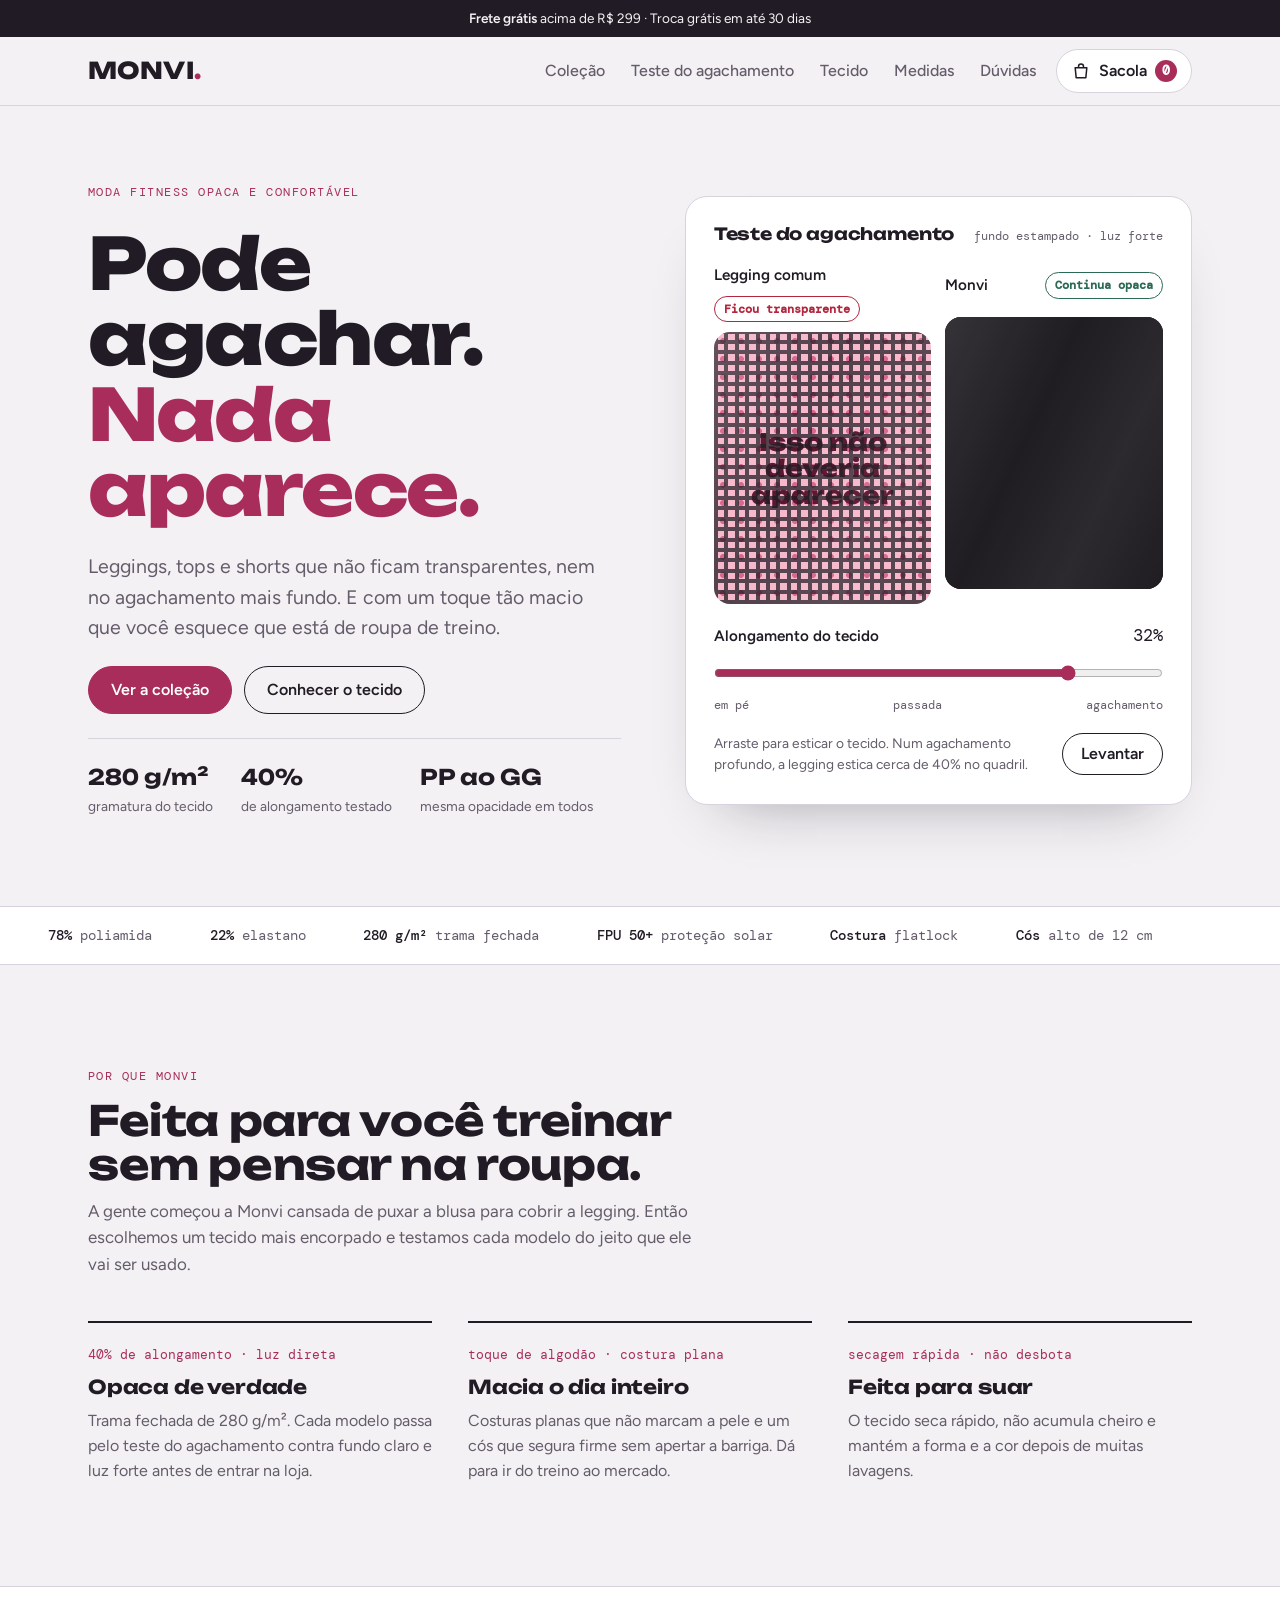
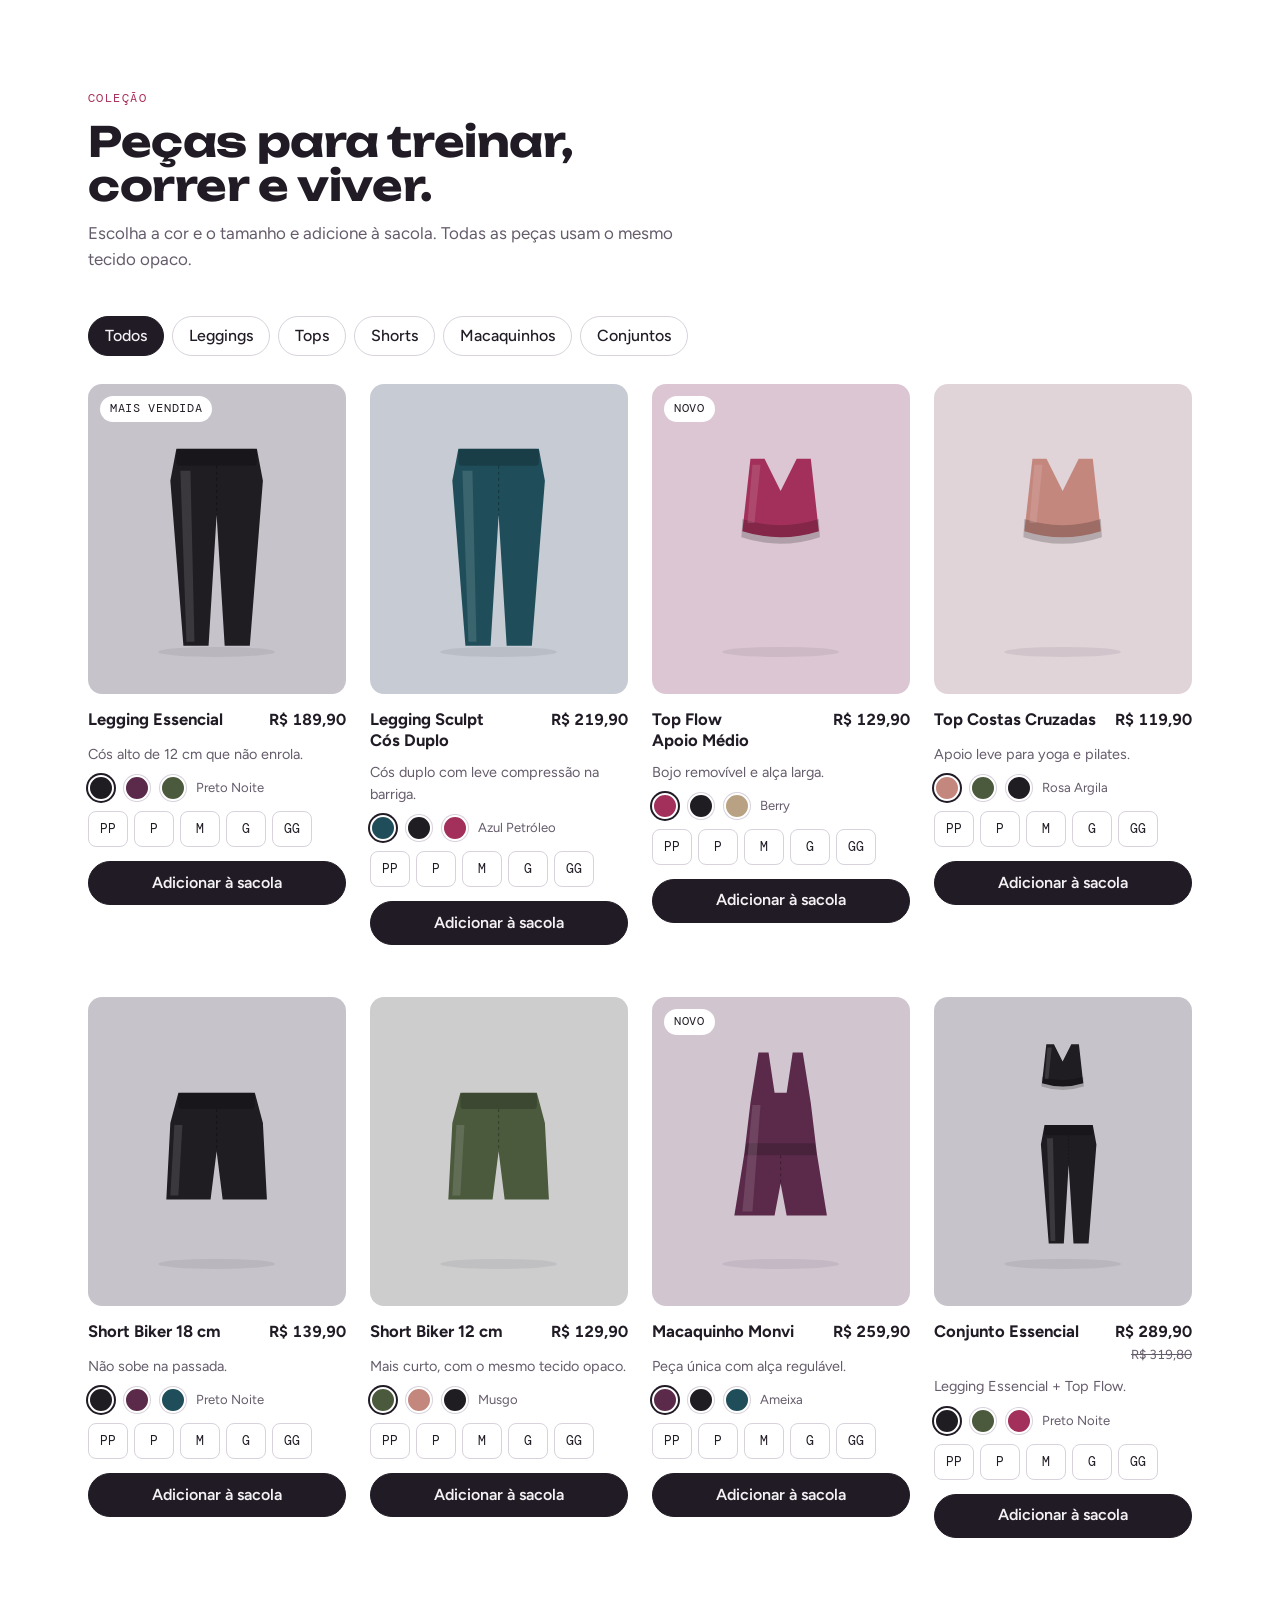
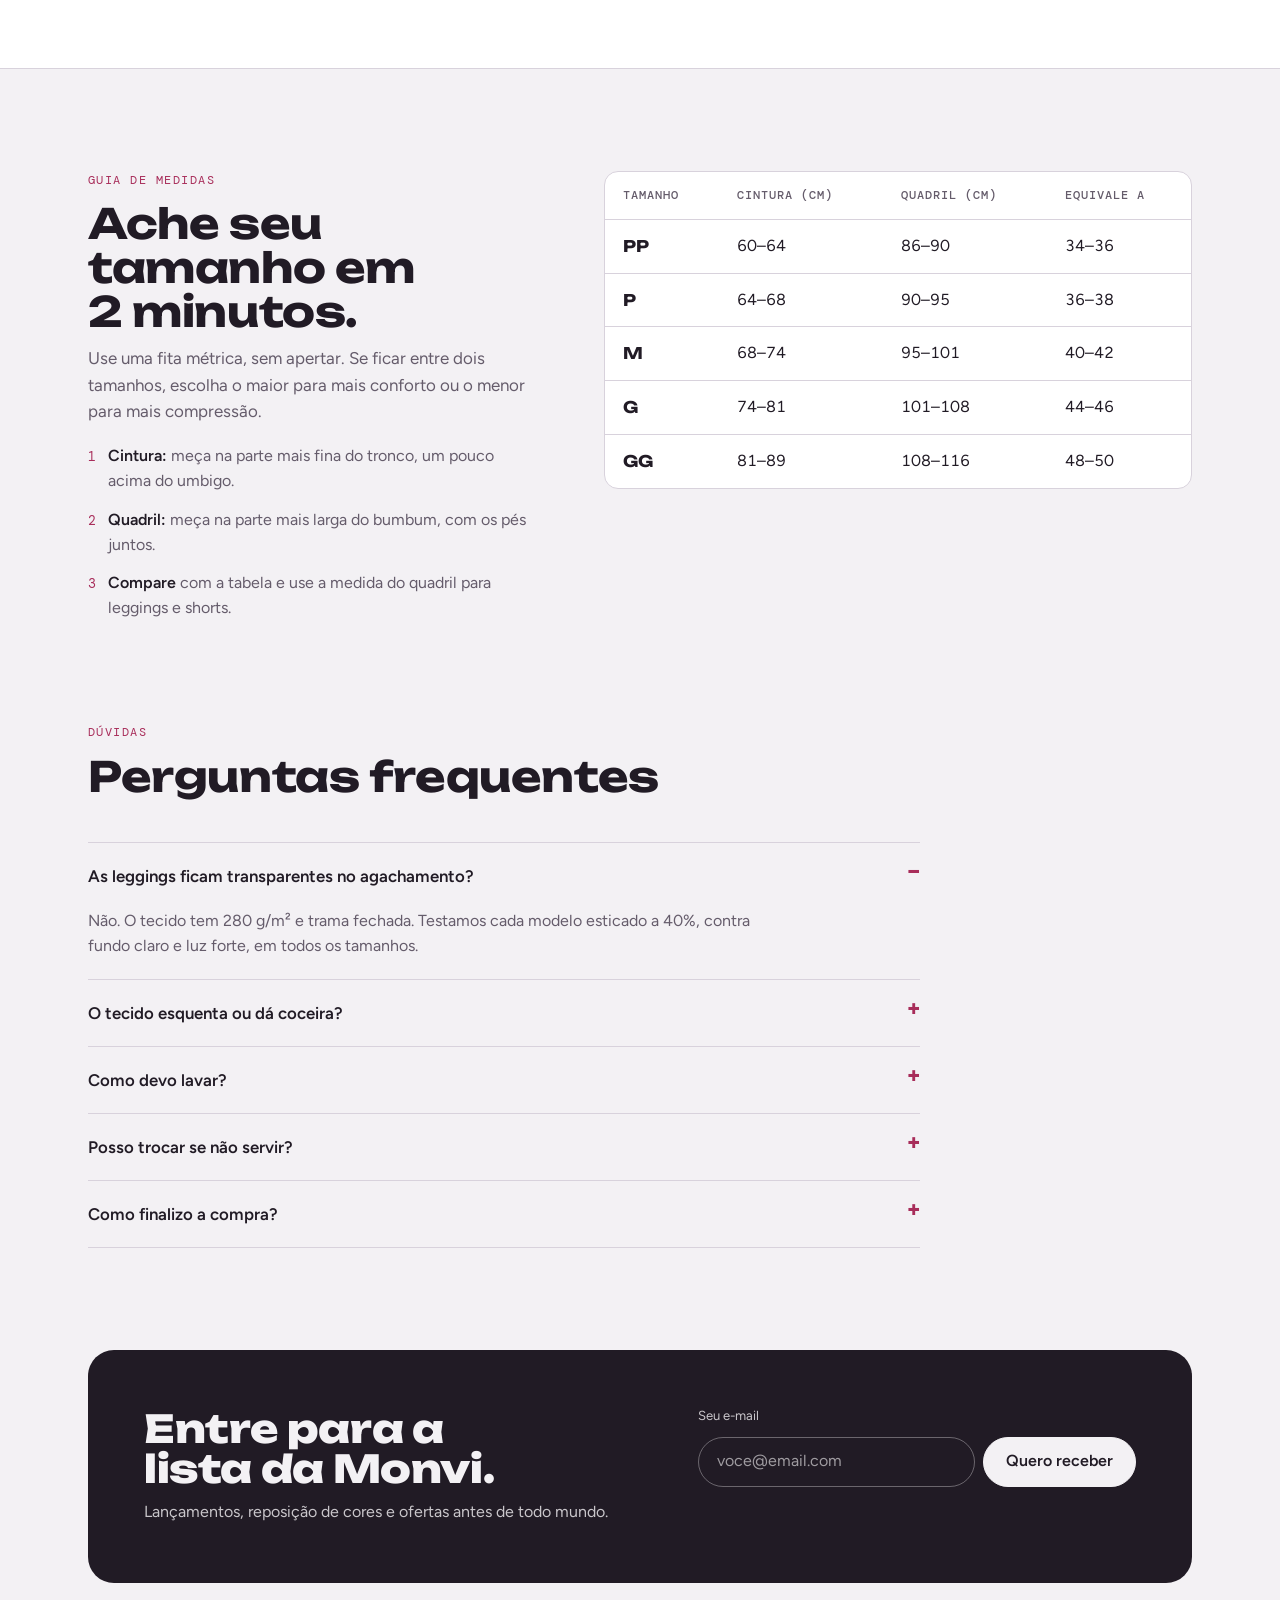
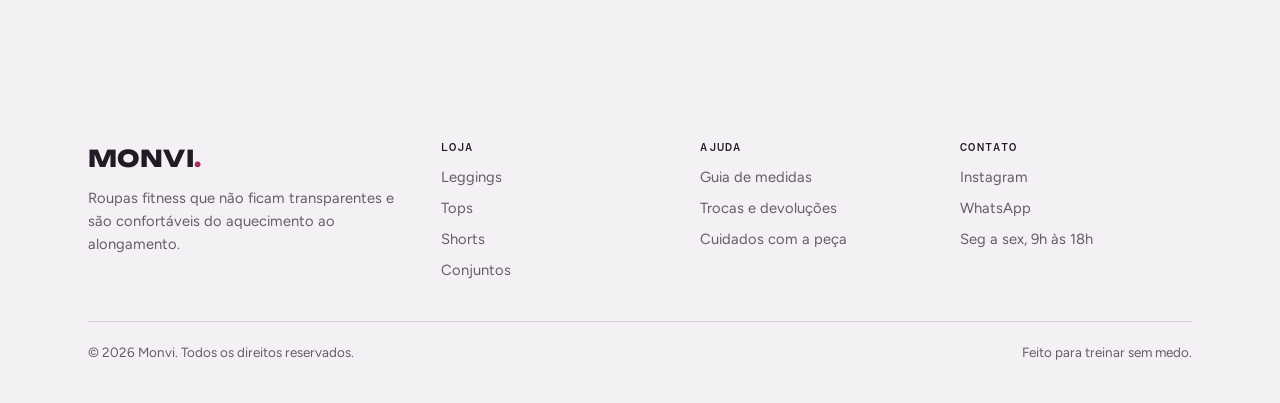
<file: monvi/index.html>
<!doctype html>
<html lang="pt-BR">
<head>
<meta charset="utf-8">
<meta name="viewport" content="width=device-width, initial-scale=1, viewport-fit=cover">
<title>Monvi</title>
<meta name="description" content="Monvi: roupas fitness que não ficam transparentes e são super confortáveis. Leggings, tops, shorts e macaquinhos com tecido de 280 g/m².">
<link rel="preconnect" href="https://fonts.googleapis.com">
<link rel="preconnect" href="https://fonts.gstatic.com" crossorigin>
<link rel="stylesheet" href="https://fonts.googleapis.com/css2?family=DM+Mono:wght@400;500&family=Figtree:wght@400;500;600;700&family=Unbounded:wght@500;700;800&display=swap">
<style>
/* Layout: letreiro atlético largo, hero assimétrico com o teste de opacidade ao vivo, vitrine calma sobre um neutro levemente lilás */
:root {
  --bg: #F3F1F4;
  --surface: #FFFFFF;
  --sunk: #E7E3EA;
  --ink: #211B25;
  --muted: #655C6B;
  --line: #D8D2DC;
  --accent: #A82D5A;
  --accent-ink: #FFFFFF;
  --ok: #2B6A55;
  --mid: #9A6412;
  --bad: #B3263E;
  /* objetos físicos: mesmas cores nos dois temas */
  --garment: #1F1C22;
  --under: #F6B9CB;
  --under-dot: #D9668E;
  --under-ink: #5A1730;

  --font-display: "Unbounded", "Arial Black", "Helvetica Neue", system-ui, sans-serif;
  --font-body: "Figtree", system-ui, -apple-system, "Segoe UI", Roboto, sans-serif;
  --font-mono: "DM Mono", ui-monospace, "SFMono-Regular", Menlo, Consolas, monospace;

  --gutter: clamp(16px, 4vw, 48px);
  --max: 1200px;
  --radius: 14px;
  color-scheme: light;
}
@media (prefers-color-scheme: dark) {
  :root:not([data-theme="light"]) {
    --bg: #141016; --surface: #1D1821; --sunk: #28222D; --ink: #F2EDF4; --muted: #ABA1B2; --line: #362F3B;
    --accent: #E2709B; --accent-ink: #1B0D14; --ok: #6CC3A3; --mid: #E2B05A; --bad: #F07A8E;
    color-scheme: dark;
  }
}
:root[data-theme="dark"] {
  --bg: #141016; --surface: #1D1821; --sunk: #28222D; --ink: #F2EDF4; --muted: #ABA1B2; --line: #362F3B;
  --accent: #E2709B; --accent-ink: #1B0D14; --ok: #6CC3A3; --mid: #E2B05A; --bad: #F07A8E;
  color-scheme: dark;
}

*, *::before, *::after { box-sizing: border-box; }
[hidden] { display: none !important; }
html { scroll-behavior: smooth; -webkit-text-size-adjust: 100%; }
body {
  margin: 0;
  background: var(--bg);
  color: var(--ink);
  font-family: var(--font-body);
  font-size: 1rem;
  line-height: 1.55;
}
img, svg { max-width: 100%; }
a { color: inherit; }
button, input, select { font: inherit; color: inherit; }
:focus-visible { outline: 2px solid var(--accent); outline-offset: 3px; border-radius: 6px; }
h1, h2, h3 { font-family: var(--font-display); line-height: 1.05; margin: 0; text-wrap: balance; letter-spacing: -0.01em; }
p { margin: 0; }
.wrap { width: 100%; max-width: var(--max); margin-inline: auto; padding-inline: var(--gutter); }
.eyebrow {
  font-family: var(--font-mono); font-size: .78rem; letter-spacing: .12em; text-transform: uppercase; color: var(--accent);
}
.section { padding-block: clamp(56px, 8vw, 104px); }
.section-head { display: grid; gap: 12px; max-width: 46rem; margin-bottom: clamp(28px, 4vw, 44px); }
.section-head h2 { font-size: clamp(1.7rem, 3.6vw, 2.6rem); font-weight: 700; }
.section-head p { color: var(--muted); font-size: 1.06rem; max-width: 38rem; }

/* Botões */
.btn {
  display: inline-flex; align-items: center; justify-content: center; gap: 8px;
  min-height: 48px; padding: 0 22px; border-radius: 999px; border: 1.5px solid var(--ink);
  background: var(--ink); color: var(--bg); font-weight: 600; text-decoration: none; cursor: pointer;
  transition: transform .15s ease, background-color .15s ease, color .15s ease;
}
.btn:hover { transform: translateY(-1px); }
.btn.ghost { background: transparent; color: var(--ink); }
.btn.accent { background: var(--accent); border-color: var(--accent); color: var(--accent-ink); }
.btn.block { width: 100%; }

/* Faixa de aviso */
.announce {
  background: var(--ink); color: var(--bg); text-align: center; font-size: .85rem;
  padding: 8px var(--gutter);
}
.announce strong { font-weight: 600; }

/* Cabeçalho */
.site-header {
  position: sticky; top: env(safe-area-inset-top, 0px); z-index: 20;
  background: color-mix(in srgb, var(--bg) 88%, transparent);
  backdrop-filter: saturate(1.4) blur(10px); -webkit-backdrop-filter: saturate(1.4) blur(10px);
  border-bottom: 1px solid var(--line);
}
.header-row { display: flex; align-items: center; gap: 20px; min-height: 68px; }
.logo { font-family: var(--font-display); font-weight: 800; font-size: 1.45rem; letter-spacing: .02em; text-decoration: none; }
.logo span { color: var(--accent); }
.nav { display: flex; gap: 26px; margin-left: auto; }
.nav a { text-decoration: none; font-weight: 500; color: var(--muted); }
.nav a:hover { color: var(--ink); }
.header-actions { display: flex; gap: 8px; align-items: center; }
.icon-btn {
  position: relative; display: inline-flex; align-items: center; justify-content: center; gap: 8px;
  height: 44px; min-width: 44px; padding: 0 14px; border-radius: 999px;
  border: 1px solid var(--line); background: var(--surface); cursor: pointer; font-weight: 600;
}
.icon-btn svg { width: 20px; height: 20px; }
.cart-count {
  font-family: var(--font-mono); font-size: .8rem; min-width: 22px; height: 22px; padding: 0 6px;
  border-radius: 999px; background: var(--accent); color: var(--accent-ink);
  display: inline-flex; align-items: center; justify-content: center; font-variant-numeric: tabular-nums;
}
.menu-btn { display: none; }
@media (max-width: 760px) {
  .nav {
    display: none; position: absolute; left: 0; right: 0; top: 100%;
    flex-direction: column; gap: 0; background: var(--surface); border-bottom: 1px solid var(--line);
    padding: 8px var(--gutter) 16px;
  }
  .nav.open { display: flex; }
  .nav a { padding: 12px 0; border-bottom: 1px solid var(--line); color: var(--ink); }
  .menu-btn { display: inline-flex; }
  .header-actions { margin-left: auto; }
  .cart-label { display: none; }
}

/* Hero */
.hero { padding-block: clamp(36px, 6vw, 80px) clamp(48px, 7vw, 88px); }
.hero-grid { display: grid; grid-template-columns: 1.05fr 1fr; gap: clamp(32px, 5vw, 72px); align-items: center; }
.hero-copy { display: grid; gap: 24px; min-width: 0; }
.hero h1 { font-size: clamp(2.5rem, 5.6vw, 4.6rem); font-weight: 800; letter-spacing: -0.02em; }
.hero h1 em { font-style: normal; color: var(--accent); display: block; }
.hero-lead { font-size: clamp(1.06rem, 1.6vw, 1.22rem); color: var(--muted); max-width: 33rem; }
.hero-ctas { display: flex; flex-wrap: wrap; gap: 12px; }
.hero-facts { display: flex; flex-wrap: wrap; gap: 10px 28px; padding-top: 8px; border-top: 1px solid var(--line); }
.fact { display: grid; gap: 2px; padding-top: 14px; }
.fact b { font-family: var(--font-display); font-size: 1.35rem; font-weight: 700; font-variant-numeric: tabular-nums; }
.fact span { font-size: .86rem; color: var(--muted); }
@media (max-width: 860px) { .hero-grid { grid-template-columns: 1fr; } }

/* Teste do agachamento */
.lab {
  background: var(--surface); border: 1px solid var(--line); border-radius: 22px;
  padding: clamp(18px, 3vw, 28px); display: grid; gap: 18px; min-width: 0;
  box-shadow: 0 30px 60px -40px color-mix(in srgb, var(--ink) 45%, transparent);
}
.lab-head { display: flex; justify-content: space-between; align-items: baseline; gap: 12px; flex-wrap: wrap; }
.lab-head h2 { font-size: 1.05rem; font-weight: 700; }
.lab-head p { font-family: var(--font-mono); font-size: .78rem; color: var(--muted); }
.swatches-test { display: grid; grid-template-columns: 1fr 1fr; gap: 14px; }
.panel { display: grid; gap: 10px; min-width: 0; }
.panel-label { display: flex; justify-content: space-between; align-items: center; gap: 8px; flex-wrap: wrap; font-weight: 600; font-size: .95rem; }
.window {
  position: relative; aspect-ratio: 4 / 5; max-width: 100%; border-radius: 16px; overflow: hidden;
  background-color: var(--under);
  background-image: radial-gradient(var(--under-dot) 22%, transparent 24%);
  background-size: 18px 18px;
}
.window .secret {
  position: absolute; inset: 0; display: grid; place-items: center; text-align: center; padding: 12px;
  font-family: var(--font-display); font-weight: 800; color: var(--under-ink);
  font-size: clamp(1.1rem, 2.6vw, 1.5rem); line-height: 1.1;
}
.fabric {
  --gap: 0px; --op: 1;
  position: absolute; inset: 0; opacity: var(--op);
  background-image:
    linear-gradient(115deg, rgba(255,255,255,.10), rgba(255,255,255,0) 40%, rgba(255,255,255,.06) 70%, rgba(255,255,255,0)),
    repeating-linear-gradient(90deg, var(--garment) 0 4px, transparent 4px calc(4px + var(--gap))),
    repeating-linear-gradient(0deg, var(--garment) 0 4px, transparent 4px calc(4px + var(--gap)));
}
.chip {
  font-family: var(--font-mono); font-size: .74rem; padding: 3px 9px; border-radius: 999px;
  border: 1px solid currentColor; white-space: nowrap;
}
.chip[data-state="ok"] { color: var(--ok); }
.chip[data-state="mid"] { color: var(--mid); }
.chip[data-state="bad"] { color: var(--bad); }
.control { display: grid; gap: 10px; }
.control-row { display: flex; justify-content: space-between; align-items: baseline; gap: 12px; }
.control label { font-weight: 600; font-size: .95rem; }
.readout { font-family: var(--font-mono); font-variant-numeric: tabular-nums; font-size: 1.05rem; }
input[type="range"] { width: 100%; accent-color: var(--accent); height: 28px; margin: 0; }
.scale { display: flex; justify-content: space-between; font-family: var(--font-mono); font-size: .72rem; color: var(--muted); }
.lab-foot { display: flex; gap: 12px; align-items: center; flex-wrap: wrap; }
.lab-foot p { font-size: .86rem; color: var(--muted); flex: 1 1 14rem; min-width: 0; }
.lab-foot .btn { min-height: 42px; padding: 0 18px; }

/* Faixa técnica */
.specs-strip { border-block: 1px solid var(--line); background: var(--surface); }
.specs-strip ul {
  list-style: none; margin: 0; padding-block: 18px; display: flex; flex-wrap: wrap; justify-content: space-between; gap: 10px 24px;
  font-family: var(--font-mono); font-size: .86rem; color: var(--muted);
}
.specs-strip b { color: var(--ink); font-weight: 500; }

/* Pilares */
.pillars { display: grid; grid-template-columns: repeat(3, minmax(0, 1fr)); gap: clamp(20px, 3vw, 36px); }
.pillar { display: grid; gap: 12px; align-content: start; padding-top: 22px; border-top: 2px solid var(--ink); }
.pillar h3 { font-size: 1.2rem; font-weight: 700; }
.pillar p { color: var(--muted); }
.pillar .spec { font-family: var(--font-mono); font-size: .8rem; color: var(--accent); }
@media (max-width: 820px) { .pillars { grid-template-columns: 1fr; } }

/* Coleção */
.collection { background: var(--surface); border-block: 1px solid var(--line); }
.filters { display: flex; flex-wrap: wrap; gap: 8px; margin-bottom: 28px; }
.filter {
  min-height: 40px; padding: 0 16px; border-radius: 999px; border: 1px solid var(--line);
  background: transparent; cursor: pointer; font-weight: 500;
}
.filter[aria-pressed="true"] { background: var(--ink); color: var(--bg); border-color: var(--ink); }
.grid { display: grid; grid-template-columns: repeat(auto-fill, minmax(min(100%, 250px), 1fr)); gap: clamp(16px, 2vw, 24px); }
.card { display: grid; grid-template-rows: auto 1fr; min-width: 0; }
.card-media {
  position: relative; aspect-ratio: 5 / 6; max-width: 100%; border-radius: var(--radius);
  background: color-mix(in srgb, var(--tint, var(--garment)) 16%, var(--sunk));
  display: grid; place-items: center; overflow: hidden; transition: background-color .25s ease;
}
.card-media svg { width: 78%; height: 88%; }
.badge {
  position: absolute; top: 12px; left: 12px; z-index: 1;
  font-family: var(--font-mono); font-size: .72rem; letter-spacing: .06em; text-transform: uppercase;
  background: var(--surface); color: var(--ink); padding: 4px 10px; border-radius: 999px;
}
.g { fill: var(--tint, var(--garment)); transition: fill .25s ease; }
.shade { fill: rgba(0,0,0,.2); }
.shine { fill: rgba(255,255,255,.12); }
.seam { fill: none; stroke: rgba(0,0,0,.28); stroke-width: 1.2; stroke-dasharray: 3 3; }
.floor { fill: var(--ink); opacity: .08; }
.card-body { display: grid; gap: 10px; padding-top: 14px; align-content: start; }
.card-head { display: flex; justify-content: space-between; align-items: baseline; gap: 12px; }
.card-head h3 { font-family: var(--font-body); font-size: 1.04rem; font-weight: 700; line-height: 1.25; letter-spacing: 0; }
.price { font-variant-numeric: tabular-nums; font-weight: 700; white-space: nowrap; text-align: right; }
.price s { display: block; font-weight: 400; font-size: .82rem; color: var(--muted); }
.card-desc { color: var(--muted); font-size: .9rem; }
.opt-row { display: flex; align-items: center; gap: 10px; flex-wrap: wrap; }
.opt-label { font-size: .82rem; color: var(--muted); min-width: 0; }
.swatch {
  width: 26px; height: 26px; border-radius: 50%; border: 2px solid var(--surface);
  box-shadow: 0 0 0 1px var(--line); cursor: pointer; padding: 0;
}
.swatch[aria-checked="true"] { box-shadow: 0 0 0 2px var(--ink); }
.sizes { display: flex; gap: 6px; flex-wrap: wrap; }
.size {
  min-width: 40px; height: 36px; padding: 0 8px; border-radius: 8px; border: 1px solid var(--line);
  background: transparent; cursor: pointer; font-family: var(--font-mono); font-size: .82rem;
}
.size[aria-checked="true"] { background: var(--ink); color: var(--bg); border-color: var(--ink); }
.card .btn { min-height: 44px; margin-top: 4px; }
.card-msg { font-size: .84rem; min-height: 1.3em; color: var(--bad); }
.card-msg.ok { color: var(--ok); }

/* Guia de medidas */
.sizing { display: grid; grid-template-columns: minmax(0, 1fr) minmax(0, 1.3fr); gap: clamp(28px, 5vw, 64px); align-items: start; }
.sizing .section-head { margin-bottom: 0; }
.howto { list-style: none; padding: 0; margin: 8px 0 0; display: grid; gap: 14px; }
.howto li { display: grid; grid-template-columns: auto 1fr; gap: 12px; color: var(--muted); }
.howto b { color: var(--ink); font-weight: 600; }
.howto .n { font-family: var(--font-mono); font-size: .8rem; color: var(--accent); padding-top: 3px; }
.table-wrap { overflow-x: auto; border: 1px solid var(--line); border-radius: var(--radius); background: var(--surface); }
table { width: 100%; border-collapse: collapse; font-variant-numeric: tabular-nums; min-width: 460px; }
th, td { text-align: left; padding: 14px 18px; border-bottom: 1px solid var(--line); }
thead th { font-family: var(--font-mono); font-size: .76rem; letter-spacing: .08em; text-transform: uppercase; color: var(--muted); font-weight: 500; }
tbody th { font-family: var(--font-display); font-weight: 700; }
tbody tr:last-child > * { border-bottom: 0; }
@media (max-width: 860px) { .sizing { grid-template-columns: 1fr; } }

/* Dúvidas */
.faq { display: grid; gap: 0; max-width: 52rem; border-top: 1px solid var(--line); }
.faq details { border-bottom: 1px solid var(--line); }
.faq summary {
  list-style: none; cursor: pointer; padding: 20px 0; display: flex; justify-content: space-between; gap: 16px;
  font-weight: 600; font-size: 1.05rem;
}
.faq summary::-webkit-details-marker { display: none; }
.faq summary::after { content: "+"; font-family: var(--font-mono); color: var(--accent); font-size: 1.3rem; line-height: 1; }
.faq details[open] summary::after { content: "−"; }
.faq details p { padding-bottom: 20px; color: var(--muted); max-width: 44rem; }

/* Newsletter */
.newsletter { background: var(--ink); color: var(--bg); border-radius: 26px; padding: clamp(28px, 5vw, 56px); display: grid; grid-template-columns: 1.2fr 1fr; gap: 28px; align-items: center; }
.newsletter h2 { font-size: clamp(1.6rem, 3.4vw, 2.4rem); font-weight: 800; }
.newsletter p { opacity: .8; margin-top: 10px; }
.news-form { display: grid; gap: 10px; }
.news-row { display: flex; gap: 8px; flex-wrap: wrap; }
.news-row input {
  flex: 1 1 14rem; min-width: 0; min-height: 50px; padding: 0 18px; border-radius: 999px;
  border: 1px solid color-mix(in srgb, var(--bg) 35%, transparent); background: transparent; color: var(--bg);
}
.news-row input::placeholder { color: color-mix(in srgb, var(--bg) 60%, transparent); }
.news-row .btn { background: var(--bg); color: var(--ink); border-color: var(--bg); min-height: 50px; }
.news-msg { font-size: .9rem; min-height: 1.4em; }
@media (max-width: 820px) { .newsletter { grid-template-columns: 1fr; } }

/* Rodapé */
.footer { padding-block: 56px 40px; color: var(--muted); font-size: .92rem; }
.footer-grid { display: grid; grid-template-columns: 1.4fr repeat(3, minmax(0, 1fr)); gap: 28px; }
.footer h3 { font-family: var(--font-mono); font-size: .76rem; letter-spacing: .1em; text-transform: uppercase; color: var(--ink); font-weight: 500; margin-bottom: 12px; }
.footer ul { list-style: none; margin: 0; padding: 0; display: grid; gap: 8px; }
.footer a { text-decoration: none; }
.footer a:hover { color: var(--ink); }
.footer .logo { display: inline-block; margin-bottom: 10px; color: var(--ink); }
.footer-bottom { margin-top: 40px; padding-top: 20px; border-top: 1px solid var(--line); display: flex; justify-content: space-between; flex-wrap: wrap; gap: 10px; font-size: .84rem; }
@media (max-width: 820px) { .footer-grid { grid-template-columns: 1fr 1fr; } .footer-brand { grid-column: 1 / -1; } }

/* Sacola */
.overlay { position: fixed; inset: 0; background: rgba(10, 6, 12, .45); z-index: 40; opacity: 0; pointer-events: none; transition: opacity .25s ease; }
.overlay.open { opacity: 1; pointer-events: auto; }
.drawer {
  position: fixed; top: 0; right: 0; bottom: 0; z-index: 50; width: min(420px, 100%);
  background: var(--surface); border-left: 1px solid var(--line);
  display: grid; grid-template-rows: auto auto 1fr auto;
  padding-top: env(safe-area-inset-top, 0px); padding-bottom: env(safe-area-inset-bottom, 0px);
  transform: translateX(100%); transition: transform .3s cubic-bezier(.2, .7, .2, 1);
}
.drawer.open { transform: translateX(0); }
.drawer-head { display: flex; justify-content: space-between; align-items: center; padding: 18px 20px; border-bottom: 1px solid var(--line); }
.drawer-head h2 { font-size: 1.1rem; font-weight: 700; }
.ship { padding: 14px 20px; display: grid; gap: 8px; font-size: .88rem; border-bottom: 1px solid var(--line); }
.ship-bar { height: 6px; border-radius: 999px; background: var(--sunk); overflow: hidden; }
.ship-bar i { display: block; height: 100%; width: 0; background: var(--accent); transition: width .3s ease; }
.cart-items { overflow-y: auto; padding: 8px 20px; list-style: none; margin: 0; }
.cart-item { display: grid; grid-template-columns: 64px minmax(0, 1fr) auto; gap: 14px; padding: 14px 0; border-bottom: 1px solid var(--line); align-items: center; }
.cart-thumb { width: 64px; height: 76px; border-radius: 10px; display: grid; place-items: center; background: color-mix(in srgb, var(--tint) 16%, var(--sunk)); }
.cart-thumb svg { width: 80%; height: 90%; }
.cart-info { display: grid; gap: 2px; min-width: 0; }
.cart-info b { font-weight: 600; font-size: .95rem; }
.cart-info span { font-size: .82rem; color: var(--muted); }
.qty { display: inline-flex; align-items: center; gap: 4px; margin-top: 6px; }
.qty button { width: 30px; height: 30px; border-radius: 8px; border: 1px solid var(--line); background: transparent; cursor: pointer; }
.qty output { min-width: 24px; text-align: center; font-family: var(--font-mono); font-variant-numeric: tabular-nums; }
.cart-line { display: grid; justify-items: end; gap: 8px; font-variant-numeric: tabular-nums; font-weight: 600; }
.remove { border: 0; background: none; color: var(--muted); font-size: .8rem; text-decoration: underline; cursor: pointer; padding: 0; }
.empty { padding: 40px 0; text-align: center; color: var(--muted); display: grid; gap: 14px; justify-items: center; }
.drawer-foot { padding: 18px 20px 22px; border-top: 1px solid var(--line); display: grid; gap: 12px; }
.total { display: flex; justify-content: space-between; font-weight: 700; font-size: 1.1rem; font-variant-numeric: tabular-nums; }
.drawer-foot small { color: var(--muted); font-size: .8rem; }

/* Aviso rápido */
.toast {
  position: fixed; left: 50%; bottom: calc(20px + env(safe-area-inset-bottom, 0px)); z-index: 60;
  transform: translate(-50%, 20px); opacity: 0; pointer-events: none;
  background: var(--ink); color: var(--bg); padding: 12px 20px; border-radius: 999px; font-weight: 500; font-size: .92rem;
  transition: opacity .2s ease, transform .2s ease; max-width: calc(100% - 32px); text-align: center;
}
.toast.show { opacity: 1; transform: translate(-50%, 0); }

@media (prefers-reduced-motion: reduce) {
  html { scroll-behavior: auto; }
  *, *::before, *::after { transition-duration: 0s !important; animation-duration: 0s !important; }
}
</style>
</head>
<body>

<div class="announce"><strong>Frete grátis</strong> acima de R$ 299 · Troca grátis em até 30 dias</div>

<header class="site-header">
  <div class="wrap header-row">
    <a class="logo" href="#topo" aria-label="Monvi, início">MONVI<span>.</span></a>
    <nav class="nav" id="nav" aria-label="Principal">
      <a href="#colecao">Coleção</a>
      <a href="#teste">Teste do agachamento</a>
      <a href="#tecido">Tecido</a>
      <a href="#medidas">Medidas</a>
      <a href="#duvidas">Dúvidas</a>
    </nav>
    <div class="header-actions">
      <button class="icon-btn menu-btn" id="menu-btn" type="button" aria-expanded="false" aria-controls="nav" aria-label="Abrir menu">
        <svg viewBox="0 0 24 24" fill="none" stroke="currentColor" stroke-width="2" stroke-linecap="round"><path d="M4 7h16M4 12h16M4 17h16"/></svg>
      </button>
      <button class="icon-btn" id="cart-btn" type="button" aria-controls="cart" aria-label="Abrir sacola">
        <svg viewBox="0 0 24 24" fill="none" stroke="currentColor" stroke-width="1.8" stroke-linejoin="round"><path d="M5 8h14l-1.2 12H6.2L5 8Z"/><path d="M9 8V6.5a3 3 0 0 1 6 0V8"/></svg>
        <span class="cart-label">Sacola</span>
        <span class="cart-count" id="cart-count">0</span>
      </button>
    </div>
  </div>
</header>

<main id="topo">

  <section class="hero" id="teste">
    <div class="wrap hero-grid">
      <div class="hero-copy">
        <span class="eyebrow">Moda fitness opaca e confortável</span>
        <h1>Pode agachar. <em>Nada aparece.</em></h1>
        <p class="hero-lead">Leggings, tops e shorts que não ficam transparentes, nem no agachamento mais fundo. E com um toque tão macio que você esquece que está de roupa de treino.</p>
        <div class="hero-ctas">
          <a class="btn accent" href="#colecao">Ver a coleção</a>
          <a class="btn ghost" href="#tecido">Conhecer o tecido</a>
        </div>
        <div class="hero-facts">
          <div class="fact"><b>280 g/m²</b><span>gramatura do tecido</span></div>
          <div class="fact"><b>40%</b><span>de alongamento testado</span></div>
          <div class="fact"><b>PP ao GG</b><span>mesma opacidade em todos</span></div>
        </div>
      </div>

      <div class="lab" aria-labelledby="lab-title">
        <div class="lab-head">
          <h2 id="lab-title">Teste do agachamento</h2>
          <p>fundo estampado · luz forte</p>
        </div>
        <div class="swatches-test">
          <div class="panel" data-fabric="comum">
            <div class="panel-label">Legging comum <span class="chip" data-state="ok">Opaca</span></div>
            <div class="window">
              <div class="secret" aria-hidden="true">Isso não deveria aparecer</div>
              <div class="fabric"></div>
            </div>
          </div>
          <div class="panel" data-fabric="monvi">
            <div class="panel-label">Monvi <span class="chip" data-state="ok">Continua opaca</span></div>
            <div class="window">
              <div class="secret" aria-hidden="true">Isso não deveria aparecer</div>
              <div class="fabric"></div>
            </div>
          </div>
        </div>
        <div class="control">
          <div class="control-row">
            <label for="stretch">Alongamento do tecido</label>
            <output class="readout" id="stretch-out" for="stretch">32%</output>
          </div>
          <input type="range" id="stretch" min="0" max="40" step="1" value="32" aria-describedby="stretch-hint">
          <div class="scale" aria-hidden="true"><span>em pé</span><span>passada</span><span>agachamento</span></div>
        </div>
        <div class="lab-foot">
          <p id="stretch-hint">Arraste para esticar o tecido. Num agachamento profundo, a legging estica cerca de 40% no quadril.</p>
          <button class="btn ghost" id="squat" type="button">Levantar</button>
        </div>
      </div>
    </div>
  </section>

  <div class="specs-strip">
    <ul class="wrap">
      <li><b>78%</b> poliamida</li>
      <li><b>22%</b> elastano</li>
      <li><b>280 g/m²</b> trama fechada</li>
      <li><b>FPU 50+</b> proteção solar</li>
      <li><b>Costura</b> flatlock</li>
      <li><b>Cós</b> alto de 12 cm</li>
    </ul>
  </div>

  <section class="section" id="tecido">
    <div class="wrap">
      <div class="section-head">
        <span class="eyebrow">Por que Monvi</span>
        <h2>Feita para você treinar sem pensar na roupa.</h2>
        <p>A gente começou a Monvi cansada de puxar a blusa para cobrir a legging. Então escolhemos um tecido mais encorpado e testamos cada modelo do jeito que ele vai ser usado.</p>
      </div>
      <div class="pillars">
        <article class="pillar">
          <span class="spec">40% de alongamento · luz direta</span>
          <h3>Opaca de verdade</h3>
          <p>Trama fechada de 280 g/m². Cada modelo passa pelo teste do agachamento contra fundo claro e luz forte antes de entrar na loja.</p>
        </article>
        <article class="pillar">
          <span class="spec">toque de algodão · costura plana</span>
          <h3>Macia o dia inteiro</h3>
          <p>Costuras planas que não marcam a pele e um cós que segura firme sem apertar a barriga. Dá para ir do treino ao mercado.</p>
        </article>
        <article class="pillar">
          <span class="spec">secagem rápida · não desbota</span>
          <h3>Feita para suar</h3>
          <p>O tecido seca rápido, não acumula cheiro e mantém a forma e a cor depois de muitas lavagens.</p>
        </article>
      </div>
    </div>
  </section>

  <section class="section collection" id="colecao">
    <div class="wrap">
      <div class="section-head">
        <span class="eyebrow">Coleção</span>
        <h2>Peças para treinar, correr e viver.</h2>
        <p>Escolha a cor e o tamanho e adicione à sacola. Todas as peças usam o mesmo tecido opaco.</p>
      </div>
      <div class="filters" role="group" aria-label="Filtrar por categoria" id="filters">
        <button class="filter" type="button" data-cat="todos" aria-pressed="true">Todos</button>
        <button class="filter" type="button" data-cat="leggings" aria-pressed="false">Leggings</button>
        <button class="filter" type="button" data-cat="tops" aria-pressed="false">Tops</button>
        <button class="filter" type="button" data-cat="shorts" aria-pressed="false">Shorts</button>
        <button class="filter" type="button" data-cat="macacoes" aria-pressed="false">Macaquinhos</button>
        <button class="filter" type="button" data-cat="conjuntos" aria-pressed="false">Conjuntos</button>
      </div>
      <div class="grid" id="grid"></div>
    </div>
  </section>

  <section class="section" id="medidas">
    <div class="wrap sizing">
      <div class="section-head">
        <span class="eyebrow">Guia de medidas</span>
        <h2>Ache seu tamanho em 2 minutos.</h2>
        <p>Use uma fita métrica, sem apertar. Se ficar entre dois tamanhos, escolha o maior para mais conforto ou o menor para mais compressão.</p>
        <ol class="howto">
          <li><span class="n">1</span><span><b>Cintura:</b> meça na parte mais fina do tronco, um pouco acima do umbigo.</span></li>
          <li><span class="n">2</span><span><b>Quadril:</b> meça na parte mais larga do bumbum, com os pés juntos.</span></li>
          <li><span class="n">3</span><span><b>Compare</b> com a tabela e use a medida do quadril para leggings e shorts.</span></li>
        </ol>
      </div>
      <div class="table-wrap">
        <table>
          <caption hidden>Tabela de medidas Monvi em centímetros</caption>
          <thead>
            <tr><th scope="col">Tamanho</th><th scope="col">Cintura (cm)</th><th scope="col">Quadril (cm)</th><th scope="col">Equivale a</th></tr>
          </thead>
          <tbody>
            <tr><th scope="row">PP</th><td>60–64</td><td>86–90</td><td>34–36</td></tr>
            <tr><th scope="row">P</th><td>64–68</td><td>90–95</td><td>36–38</td></tr>
            <tr><th scope="row">M</th><td>68–74</td><td>95–101</td><td>40–42</td></tr>
            <tr><th scope="row">G</th><td>74–81</td><td>101–108</td><td>44–46</td></tr>
            <tr><th scope="row">GG</th><td>81–89</td><td>108–116</td><td>48–50</td></tr>
          </tbody>
        </table>
      </div>
    </div>
  </section>

  <section class="section" id="duvidas" style="padding-top: 0">
    <div class="wrap">
      <div class="section-head">
        <span class="eyebrow">Dúvidas</span>
        <h2>Perguntas frequentes</h2>
      </div>
      <div class="faq">
        <details open>
          <summary>As leggings ficam transparentes no agachamento?</summary>
          <p>Não. O tecido tem 280 g/m² e trama fechada. Testamos cada modelo esticado a 40%, contra fundo claro e luz forte, em todos os tamanhos.</p>
        </details>
        <details>
          <summary>O tecido esquenta ou dá coceira?</summary>
          <p>Não. Ele é respirável, tem toque de algodão e as costuras são planas, então não marcam nem irritam a pele.</p>
        </details>
        <details>
          <summary>Como devo lavar?</summary>
          <p>Lave do avesso com água fria, sem amaciante e sem alvejante. Seque à sombra. Assim a peça mantém a cor e a elasticidade por muito mais tempo.</p>
        </details>
        <details>
          <summary>Posso trocar se não servir?</summary>
          <p>Pode. A primeira troca é grátis em até 30 dias após o recebimento, desde que a peça esteja sem uso e com a etiqueta.</p>
        </details>
        <details>
          <summary>Como finalizo a compra?</summary>
          <p>Monte sua sacola e toque em “Finalizar pelo WhatsApp”. A gente recebe o pedido com as cores e tamanhos e combina com você o pagamento e a entrega.</p>
        </details>
      </div>
    </div>
  </section>

  <section class="section" style="padding-top: 0">
    <div class="wrap">
      <div class="newsletter">
        <div>
          <h2>Entre para a lista da Monvi.</h2>
          <p>Lançamentos, reposição de cores e ofertas antes de todo mundo.</p>
        </div>
        <form class="news-form" id="news-form" novalidate>
          <label class="opt-label" for="news-email" style="color: inherit; opacity: .8">Seu e-mail</label>
          <div class="news-row">
            <input id="news-email" name="email" type="email" placeholder="voce@email.com" autocomplete="email" required>
            <button class="btn" type="submit">Quero receber</button>
          </div>
          <p class="news-msg" id="news-msg" aria-live="polite"></p>
        </form>
      </div>
    </div>
  </section>

</main>

<footer class="footer">
  <div class="wrap">
    <div class="footer-grid">
      <div class="footer-brand">
        <a class="logo" href="#topo">MONVI<span>.</span></a>
        <p>Roupas fitness que não ficam transparentes e são confortáveis do aquecimento ao alongamento.</p>
      </div>
      <div>
        <h3>Loja</h3>
        <ul>
          <li><a href="#colecao">Leggings</a></li>
          <li><a href="#colecao">Tops</a></li>
          <li><a href="#colecao">Shorts</a></li>
          <li><a href="#colecao">Conjuntos</a></li>
        </ul>
      </div>
      <div>
        <h3>Ajuda</h3>
        <ul>
          <li><a href="#medidas">Guia de medidas</a></li>
          <li><a href="#duvidas">Trocas e devoluções</a></li>
          <li><a href="#duvidas">Cuidados com a peça</a></li>
        </ul>
      </div>
      <div>
        <h3>Contato</h3>
        <ul>
          <!-- Troque pelos links reais da loja -->
          <li><a href="https://www.instagram.com/" target="_blank" rel="noopener">Instagram</a></li>
          <li><a id="footer-whatsapp" href="https://wa.me/" target="_blank" rel="noopener">WhatsApp</a></li>
          <li>Seg a sex, 9h às 18h</li>
        </ul>
      </div>
    </div>
    <div class="footer-bottom">
      <span>© <span id="year">2026</span> Monvi. Todos os direitos reservados.</span>
      <span>Feito para treinar sem medo.</span>
    </div>
  </div>
</footer>

<div class="overlay" id="overlay"></div>
<aside class="drawer" id="cart" aria-label="Sacola" aria-hidden="true" inert>
  <div class="drawer-head">
    <h2>Sua sacola</h2>
    <button class="icon-btn" id="cart-close" type="button" aria-label="Fechar sacola">
      <svg viewBox="0 0 24 24" fill="none" stroke="currentColor" stroke-width="2" stroke-linecap="round"><path d="M6 6l12 12M18 6 6 18"/></svg>
    </button>
  </div>
  <div class="ship">
    <span id="ship-text">Faltam R$ 299,00 para o frete grátis</span>
    <div class="ship-bar"><i id="ship-bar"></i></div>
  </div>
  <ul class="cart-items" id="cart-items"></ul>
  <div class="drawer-foot" id="cart-foot">
    <div class="total"><span>Subtotal</span><span id="cart-total">R$ 0,00</span></div>
    <a class="btn accent block" id="checkout" href="#" target="_blank" rel="noopener">Finalizar pelo WhatsApp</a>
    <small>Você confirma pagamento e entrega direto com a gente no WhatsApp.</small>
  </div>
</aside>

<div class="toast" id="toast" role="status" aria-live="polite"></div>

<script>
(() => {
  // ===== Configurações da loja: edite aqui =====
  const CONFIG = {
    whatsapp: "5500000000000", // DDI + DDD + número, só dígitos (ex.: 5511999998888)
    freteGratisAcima: 299,
  };

  const CORES = {
    preto:    { nome: "Preto Noite",   hex: "#1F1C22" },
    ameixa:   { nome: "Ameixa",        hex: "#5B2A4A" },
    musgo:    { nome: "Musgo",         hex: "#4B5A3D" },
    petroleo: { nome: "Azul Petróleo", hex: "#1F4E5A" },
    argila:   { nome: "Rosa Argila",   hex: "#C4877E" },
    areia:    { nome: "Areia",         hex: "#B9A283" },
    berry:    { nome: "Berry",         hex: "#A3305A" },
  };

  const PRODUTOS = [
    { id: "legging-essencial", nome: "Legging Essencial",        cat: "leggings",  preco: 189.9, forma: "legging",    cores: ["preto", "ameixa", "musgo"],    selo: "Mais vendida", desc: "Cós alto de 12 cm que não enrola." },
    { id: "legging-sculpt",    nome: "Legging Sculpt Cós Duplo", cat: "leggings",  preco: 219.9, forma: "legging",    cores: ["petroleo", "preto", "berry"],  desc: "Cós duplo com leve compressão na barriga." },
    { id: "top-flow",          nome: "Top Flow Apoio Médio",     cat: "tops",      preco: 129.9, forma: "top",        cores: ["berry", "preto", "areia"],     selo: "Novo", desc: "Bojo removível e alça larga." },
    { id: "top-cruzado",       nome: "Top Costas Cruzadas",      cat: "tops",      preco: 119.9, forma: "top",        cores: ["argila", "musgo", "preto"],    desc: "Apoio leve para yoga e pilates." },
    { id: "short-biker-18",    nome: "Short Biker 18 cm",        cat: "shorts",    preco: 139.9, forma: "short",      cores: ["preto", "ameixa", "petroleo"], desc: "Não sobe na passada." },
    { id: "short-biker-12",    nome: "Short Biker 12 cm",        cat: "shorts",    preco: 129.9, forma: "short",      cores: ["musgo", "argila", "preto"],    desc: "Mais curto, com o mesmo tecido opaco." },
    { id: "macaquinho",        nome: "Macaquinho Monvi",         cat: "macacoes",  preco: 259.9, forma: "macaquinho", cores: ["ameixa", "preto", "petroleo"], selo: "Novo", desc: "Peça única com alça regulável." },
    { id: "conjunto-essencial",nome: "Conjunto Essencial",       cat: "conjuntos", preco: 289.9, precoDe: 319.8, forma: "conjunto", cores: ["preto", "musgo", "berry"], desc: "Legging Essencial + Top Flow." },
  ];

  const TAMANHOS = ["PP", "P", "M", "G", "GG"];
  const brl = new Intl.NumberFormat("pt-BR", { style: "currency", currency: "BRL" });
  const $ = (sel, root = document) => root.querySelector(sel);
  const $$ = (sel, root = document) => [...root.querySelectorAll(sel)];

  const storage = {
    get(key, fallback) {
      try { const v = localStorage.getItem(key); return v ? JSON.parse(v) : fallback; } catch (e) { return fallback; }
    },
    set(key, value) {
      try { localStorage.setItem(key, JSON.stringify(value)); } catch (e) { /* armazenamento indisponível */ }
    },
  };

  // ===== Desenhos das peças (SVG) =====
  const LEGGING = `
    <path class="g" d="M60 30H140L146 62L133 226H108L100 96L92 226H67L54 62Z"/>
    <rect class="shade" x="60" y="30" width="80" height="17" rx="3"/>
    <path class="shine" d="M64 52L74 52L78 222H70Z"/>
    <path class="seam" d="M100 47V96"/>`;
  const TOP = `
    <path class="g" d="M70 40H84L100 72L116 40H130L138 112Q100 124 62 112Z"/>
    <path class="shade" d="M62 100Q100 112 138 100L139 118Q100 131 61 118Z"/>
    <path class="shine" d="M72 46H80L74 104H67Z"/>`;
  const SHORT = `
    <path class="g" d="M62 62H138L146 92L150 168H106L100 120L94 168H50L54 92Z"/>
    <rect class="shade" x="62" y="62" width="76" height="16" rx="3"/>
    <path class="shine" d="M58 94H66L62 164H54Z"/>
    <path class="seam" d="M100 78V120"/>`;
  const MACAQUINHO = `
    <path class="g" d="M78 22H88L94 62H106L112 22H122L130 72L136 122L146 184H106L100 152L94 184H54L64 122L70 72Z"/>
    <path class="shade" d="M66 112H134L136 124H64Z"/>
    <path class="shine" d="M72 74H80L72 180H62Z"/>
    <path class="seam" d="M100 124V152"/>`;
  const FORMAS = {
    legging: LEGGING,
    top: TOP,
    short: SHORT,
    macaquinho: MACAQUINHO,
    conjunto: `<g transform="translate(46 -8) scale(.54)">${TOP}</g><g transform="translate(46 76) scale(.6)">${LEGGING}</g>`,
  };
  const svgPeca = (forma) =>
    `<svg viewBox="0 0 200 240" aria-hidden="true" focusable="false"><ellipse class="floor" cx="100" cy="232" rx="58" ry="5"/>${FORMAS[forma]}</svg>`;

  // ===== Teste do agachamento =====
  const range = $("#stretch");
  const readout = $("#stretch-out");
  const squatBtn = $("#squat");
  const reduceMotion = window.matchMedia("(prefers-reduced-motion: reduce)");

  function atualizarTeste() {
    const s = Number(range.value);
    const t = s / 40;
    readout.textContent = s + "%";
    $$(".panel[data-fabric]").forEach((panel) => {
      const comum = panel.dataset.fabric === "comum";
      const fabric = $(".fabric", panel);
      fabric.style.setProperty("--gap", (comum ? t * 8 : 0).toFixed(2) + "px");
      fabric.style.setProperty("--op", (comum ? 1 - t * 0.3 : 1).toFixed(2));
      const chip = $(".chip", panel);
      let estado = ["Continua opaca", "ok"];
      if (comum) {
        if (s < 12) estado = ["Opaca", "ok"];
        else if (s < 26) estado = ["Começa a marcar", "mid"];
        else estado = ["Ficou transparente", "bad"];
      }
      chip.textContent = estado[0];
      chip.dataset.state = estado[1];
    });
    squatBtn.textContent = s >= 20 ? "Levantar" : "Agachar";
  }

  let anim = 0;
  function animarPara(alvo) {
    cancelAnimationFrame(anim);
    if (reduceMotion.matches) { range.value = alvo; atualizarTeste(); return; }
    const inicio = Number(range.value);
    const t0 = performance.now();
    const dur = 900 + Math.abs(alvo - inicio) * 25;
    const passo = (agora) => {
      const p = Math.min(1, (agora - t0) / dur);
      const e = p < .5 ? 2 * p * p : 1 - Math.pow(-2 * p + 2, 2) / 2;
      range.value = Math.round(inicio + (alvo - inicio) * e);
      atualizarTeste();
      if (p < 1) anim = requestAnimationFrame(passo);
    };
    anim = requestAnimationFrame(passo);
  }

  range.addEventListener("input", () => { cancelAnimationFrame(anim); atualizarTeste(); });
  squatBtn.addEventListener("click", () => animarPara(Number(range.value) >= 20 ? 0 : 40));
  atualizarTeste();

  // ===== Vitrine =====
  const grid = $("#grid");
  const escolha = {}; // id -> { cor, tam }
  PRODUTOS.forEach((p) => { escolha[p.id] = { cor: p.cores[0], tam: null }; });
  let filtro = "todos";

  function cardHTML(p) {
    const e = escolha[p.id];
    const cor = CORES[e.cor];
    return `
      <article class="card" data-id="${p.id}">
        <div class="card-media" style="--tint:${cor.hex}">
          ${p.selo ? `<span class="badge">${p.selo}</span>` : ""}
          ${svgPeca(p.forma)}
        </div>
        <div class="card-body">
          <div class="card-head">
            <h3>${p.nome}</h3>
            <p class="price">${brl.format(p.preco)}${p.precoDe ? `<s>${brl.format(p.precoDe)}</s>` : ""}</p>
          </div>
          <p class="card-desc">${p.desc}</p>
          <div class="opt-row">
            <div class="opt-row" role="radiogroup" aria-label="Cor de ${p.nome}">
              ${p.cores.map((c) => `<button type="button" class="swatch" role="radio" data-cor="${c}" aria-checked="${c === e.cor}" aria-label="${CORES[c].nome}" title="${CORES[c].nome}" style="background:${CORES[c].hex}"></button>`).join("")}
            </div>
            <span class="opt-label color-name">${cor.nome}</span>
          </div>
          <div class="sizes" role="radiogroup" aria-label="Tamanho de ${p.nome}">
            ${TAMANHOS.map((t) => `<button type="button" class="size" role="radio" data-tam="${t}" aria-checked="${t === e.tam}">${t}</button>`).join("")}
          </div>
          <button type="button" class="btn add">Adicionar à sacola</button>
          <p class="card-msg" aria-live="polite"></p>
        </div>
      </article>`;
  }

  function renderGrid() {
    grid.innerHTML = PRODUTOS.filter((p) => filtro === "todos" || p.cat === filtro).map(cardHTML).join("");
  }

  $("#filters").addEventListener("click", (ev) => {
    const btn = ev.target.closest(".filter");
    if (!btn) return;
    filtro = btn.dataset.cat;
    $$(".filter").forEach((b) => b.setAttribute("aria-pressed", String(b === btn)));
    renderGrid();
  });

  grid.addEventListener("click", (ev) => {
    const card = ev.target.closest(".card");
    if (!card) return;
    const id = card.dataset.id;
    const p = PRODUTOS.find((x) => x.id === id);
    const e = escolha[id];
    const msg = $(".card-msg", card);

    const sw = ev.target.closest(".swatch");
    if (sw) {
      e.cor = sw.dataset.cor;
      $$(".swatch", card).forEach((b) => b.setAttribute("aria-checked", String(b === sw)));
      $(".card-media", card).style.setProperty("--tint", CORES[e.cor].hex);
      $(".color-name", card).textContent = CORES[e.cor].nome;
      return;
    }
    const sz = ev.target.closest(".size");
    if (sz) {
      e.tam = sz.dataset.tam;
      $$(".size", card).forEach((b) => b.setAttribute("aria-checked", String(b === sz)));
      msg.textContent = "";
      return;
    }
    if (ev.target.closest(".add")) {
      if (!e.tam) {
        msg.className = "card-msg";
        msg.textContent = "Escolha um tamanho para adicionar.";
        return;
      }
      adicionar(p, e.cor, e.tam);
      msg.className = "card-msg ok";
      msg.textContent = `Adicionado: ${CORES[e.cor].nome}, ${e.tam}.`;
    }
  });

  // ===== Sacola =====
  let sacola = storage.get("monvi-sacola", []).filter((i) => PRODUTOS.some((p) => p.id === i.id) && CORES[i.cor]);
  const drawer = $("#cart");
  const overlay = $("#overlay");
  const toast = $("#toast");
  let toastTimer = 0;

  function avisar(texto) {
    toast.textContent = texto;
    toast.classList.add("show");
    clearTimeout(toastTimer);
    toastTimer = setTimeout(() => toast.classList.remove("show"), 2200);
  }

  function adicionar(p, cor, tam) {
    const chave = `${p.id}|${cor}|${tam}`;
    const item = sacola.find((i) => i.chave === chave);
    if (item) item.qtd += 1;
    else sacola.push({ chave, id: p.id, cor, tam, qtd: 1 });
    salvar();
    avisar(`${p.nome} na sacola`);
  }

  function salvar() {
    storage.set("monvi-sacola", sacola);
    renderSacola();
  }

  function renderSacola() {
    const lista = $("#cart-items");
    const qtdTotal = sacola.reduce((n, i) => n + i.qtd, 0);
    const subtotal = sacola.reduce((n, i) => n + i.qtd * PRODUTOS.find((p) => p.id === i.id).preco, 0);
    $("#cart-count").textContent = qtdTotal;
    $("#cart-total").textContent = brl.format(subtotal);
    $("#cart-foot").hidden = sacola.length === 0;

    const falta = Math.max(0, CONFIG.freteGratisAcima - subtotal);
    $("#ship-text").textContent = falta > 0
      ? `Faltam ${brl.format(falta)} para o frete grátis`
      : "Você ganhou frete grátis";
    $("#ship-bar").style.width = Math.min(100, (subtotal / CONFIG.freteGratisAcima) * 100) + "%";

    if (!sacola.length) {
      lista.innerHTML = `<li class="empty"><span>Sua sacola está vazia.</span><a class="btn ghost" href="#colecao" data-close>Ver a coleção</a></li>`;
      return;
    }
    lista.innerHTML = sacola.map((i) => {
      const p = PRODUTOS.find((x) => x.id === i.id);
      return `
        <li class="cart-item" data-chave="${i.chave}">
          <div class="cart-thumb" style="--tint:${CORES[i.cor].hex}">${svgPeca(p.forma)}</div>
          <div class="cart-info">
            <b>${p.nome}</b>
            <span>${CORES[i.cor].nome} · ${i.tam}</span>
            <div class="qty">
              <button type="button" data-q="-1" aria-label="Diminuir quantidade">−</button>
              <output aria-label="Quantidade">${i.qtd}</output>
              <button type="button" data-q="1" aria-label="Aumentar quantidade">+</button>
            </div>
          </div>
          <div class="cart-line">
            <span>${brl.format(p.preco * i.qtd)}</span>
            <button type="button" class="remove">Remover</button>
          </div>
        </li>`;
    }).join("");

    const linhas = sacola.map((i) => {
      const p = PRODUTOS.find((x) => x.id === i.id);
      return `• ${i.qtd}x ${p.nome} (${CORES[i.cor].nome}, ${i.tam}): ${brl.format(p.preco * i.qtd)}`;
    });
    const texto = `Olá, Monvi! Quero fazer este pedido:\n\n${linhas.join("\n")}\n\nSubtotal: ${brl.format(subtotal)}`;
    $("#checkout").href = `https://wa.me/${CONFIG.whatsapp}?text=${encodeURIComponent(texto)}`;
  }

  $("#cart-items").addEventListener("click", (ev) => {
    if (ev.target.closest("[data-close]")) { fecharSacola(); return; }
    const li = ev.target.closest(".cart-item");
    if (!li) return;
    const item = sacola.find((i) => i.chave === li.dataset.chave);
    const q = ev.target.closest("[data-q]");
    if (q) {
      item.qtd += Number(q.dataset.q);
      if (item.qtd < 1) sacola = sacola.filter((i) => i !== item);
      salvar();
    } else if (ev.target.closest(".remove")) {
      sacola = sacola.filter((i) => i !== item);
      salvar();
    }
  });

  let ultimoFoco = null;
  function abrirSacola() {
    ultimoFoco = document.activeElement;
    drawer.classList.add("open");
    overlay.classList.add("open");
    drawer.removeAttribute("inert");
    drawer.setAttribute("aria-hidden", "false");
    $("#cart-close").focus();
  }
  function fecharSacola() {
    drawer.classList.remove("open");
    overlay.classList.remove("open");
    drawer.setAttribute("inert", "");
    drawer.setAttribute("aria-hidden", "true");
    if (ultimoFoco) ultimoFoco.focus();
  }
  $("#cart-btn").addEventListener("click", abrirSacola);
  $("#cart-close").addEventListener("click", fecharSacola);
  overlay.addEventListener("click", fecharSacola);
  document.addEventListener("keydown", (ev) => {
    if (ev.key === "Escape" && drawer.classList.contains("open")) fecharSacola();
  });

  // ===== Menu no celular =====
  const nav = $("#nav");
  const menuBtn = $("#menu-btn");
  menuBtn.addEventListener("click", () => {
    const aberto = nav.classList.toggle("open");
    menuBtn.setAttribute("aria-expanded", String(aberto));
  });
  nav.addEventListener("click", (ev) => {
    if (ev.target.closest("a")) { nav.classList.remove("open"); menuBtn.setAttribute("aria-expanded", "false"); }
  });

  // ===== Newsletter =====
  // Para guardar os e-mails de verdade, conecte este formulário a um serviço de e-mail marketing.
  $("#news-form").addEventListener("submit", (ev) => {
    ev.preventDefault();
    const input = $("#news-email");
    const out = $("#news-msg");
    const email = input.value.trim();
    if (!/^[^\s@]+@[^\s@]+\.[^\s@]+$/.test(email)) {
      out.textContent = "Digite um e-mail válido, como voce@email.com.";
      input.focus();
      return;
    }
    out.textContent = `Pronto! As novidades vão chegar em ${email}.`;
    input.value = "";
  });

  $("#footer-whatsapp").href = `https://wa.me/${CONFIG.whatsapp}`;
  $("#year").textContent = new Date().getFullYear();

  renderGrid();
  renderSacola();
})();
</script>
</body>
</html>
</file>
